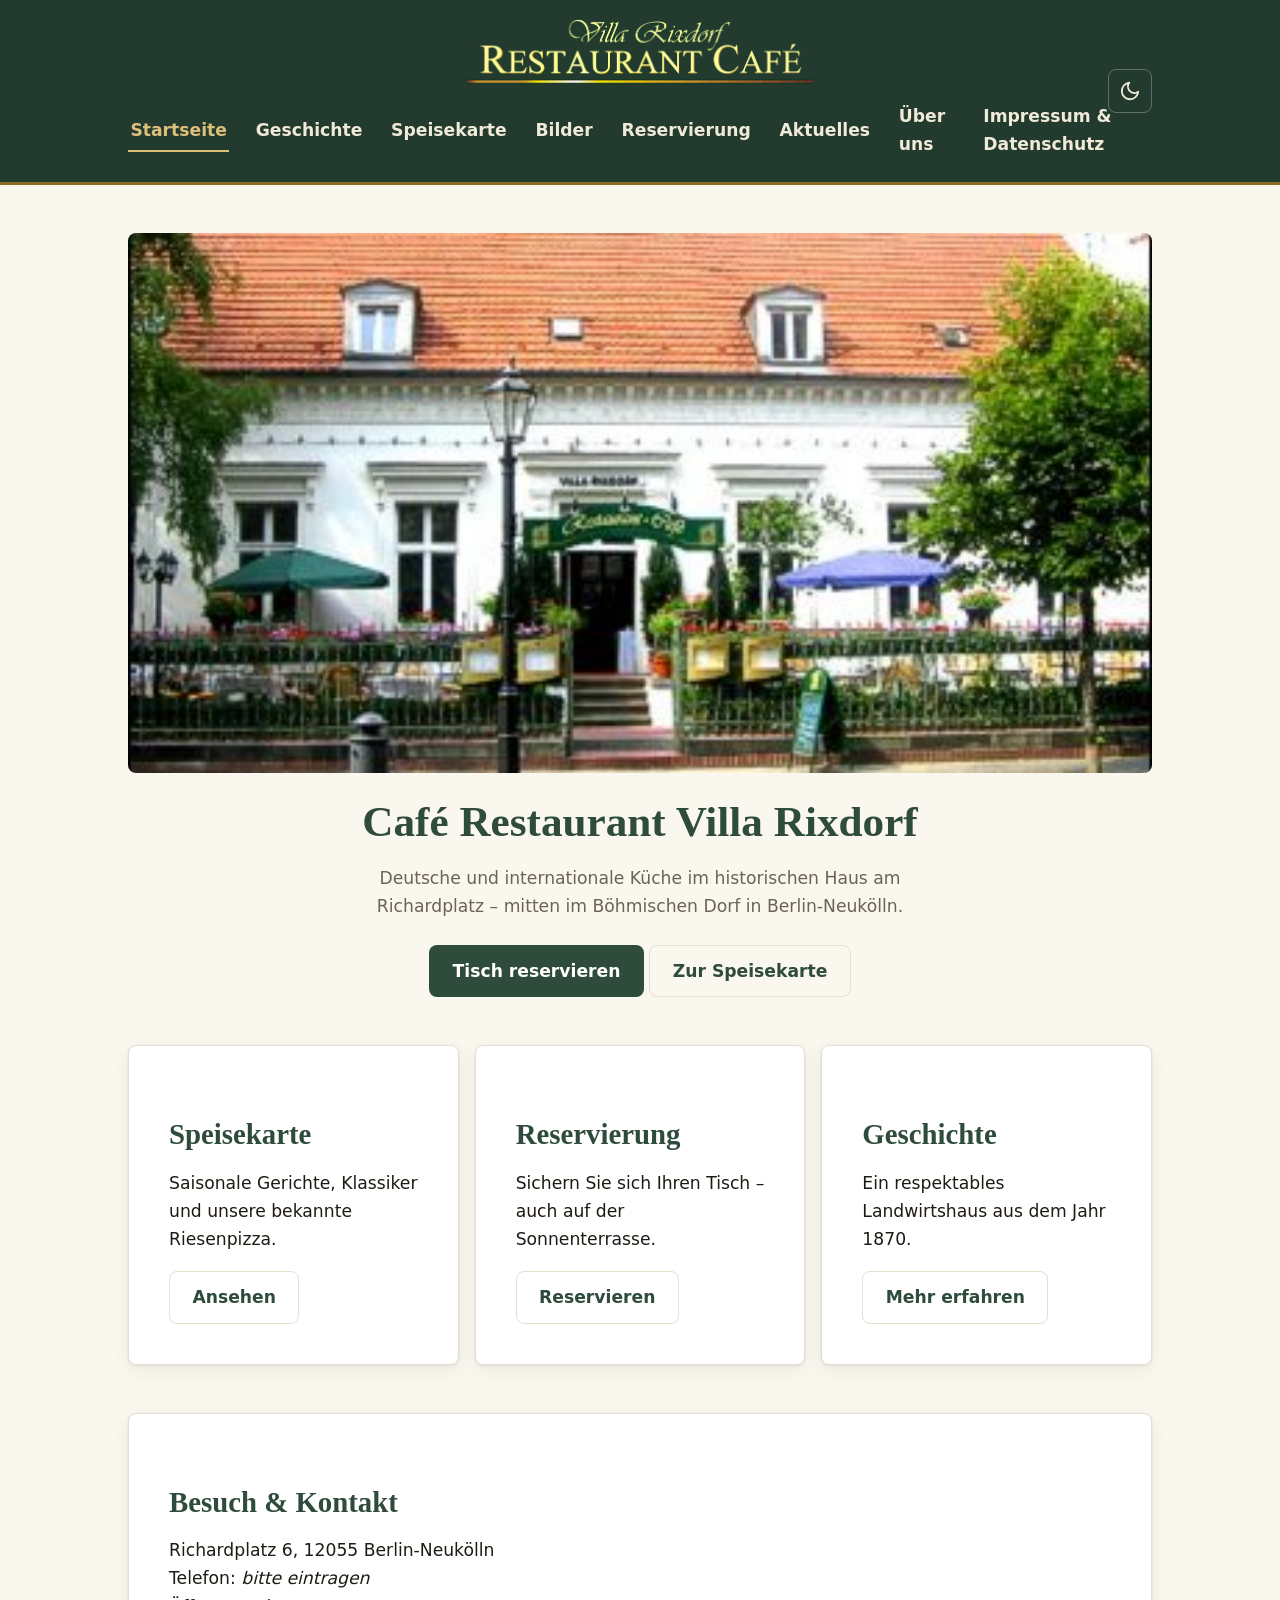
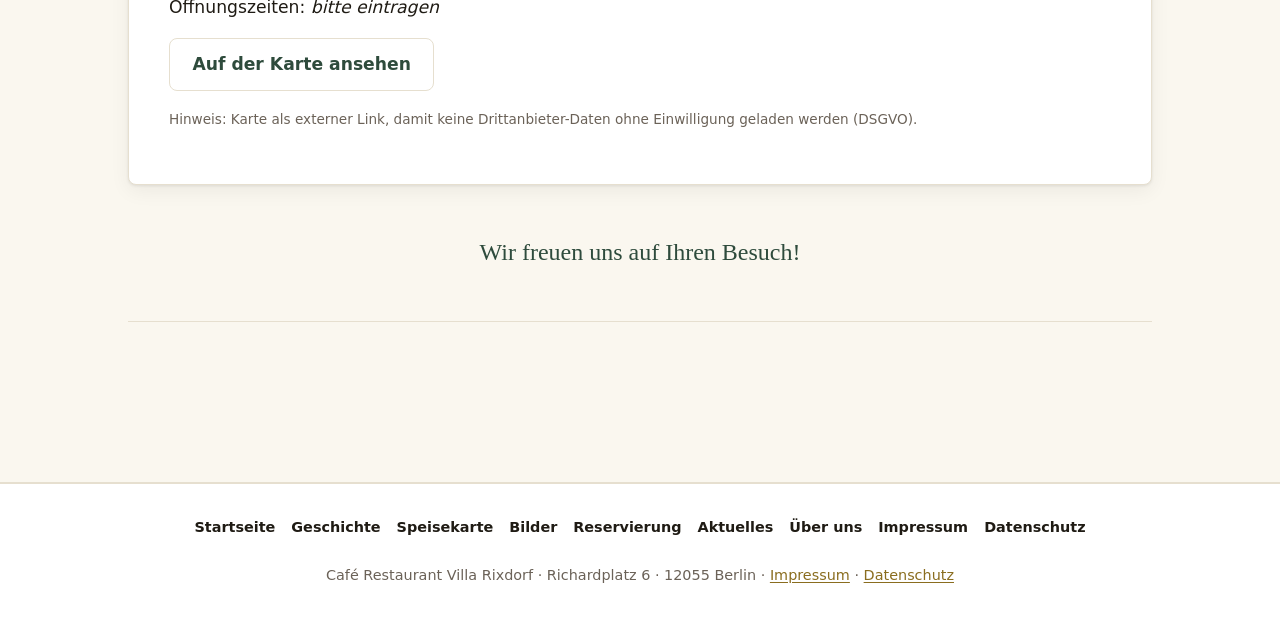
<file: index.html>
<!DOCTYPE html>
<html lang="de">
<head>
  <meta charset="utf-8">
  <meta name="viewport" content="width=device-width, initial-scale=1.0">
  <title>Café Restaurant Villa Rixdorf – Richardplatz 6, Berlin-Neukölln</title>
  <meta name="description" content="Café Restaurant Villa Rixdorf am Richardplatz im Böhmischen Dorf in Berlin-Neukölln. Deutsche und internationale Küche, Sonnenterrasse, Veranstaltungen. Jetzt Tisch reservieren.">
  <meta name="author" content="Café Restaurant Villa Rixdorf">
  <meta name="robots" content="index,follow">
  <meta name="referrer" content="strict-origin-when-cross-origin">
  <link rel="canonical" href="https://www.villa-rixdorf.com/">

  <meta property="og:type" content="restaurant">
  <meta property="og:locale" content="de_DE">
  <meta property="og:site_name" content="Café Restaurant Villa Rixdorf">
  <meta property="og:title" content="Café Restaurant Villa Rixdorf – Richardplatz, Berlin">
  <meta property="og:description" content="Deutsche und internationale Küche im historischen Haus am Richardplatz. Jetzt Tisch reservieren.">
  <meta property="og:url" content="https://www.villa-rixdorf.com/">
  <meta property="og:image" content="https://www.villa-rixdorf.com/villa2007.jpg">

  <meta http-equiv="Content-Security-Policy"
        content="default-src 'self'; img-src 'self' data:; style-src 'self' 'unsafe-inline'; script-src 'self'; object-src 'none'; base-uri 'self'; form-action 'self'">
  <link rel="icon" href="logo.gif">
  <link rel="stylesheet" href="styles.css?v=2026-06-18">
  <script src="theme.js?v=2026-06-18"></script>
</head>
<body>
  <a class="skip-link" href="#main">Zum Inhalt springen</a>

  <header class="site-header">
    <div class="container site-header__inner">
      <a class="logo" href="index.html" aria-label="Startseite – Café Restaurant Villa Rixdorf">
        <img src="logo.gif" width="220" height="72" alt="Café Restaurant Villa Rixdorf">
      </a>
      <div class="site-header__controls">
        <button class="icon-btn theme-toggle" type="button" aria-pressed="false" aria-label="Zu dunklem Design wechseln">
          <svg class="icon icon-moon" viewBox="0 0 24 24" aria-hidden="true"><path d="M21 12.8A9 9 0 1 1 11.2 3 7 7 0 0 0 21 12.8z" stroke-linecap="round" stroke-linejoin="round"/></svg>
          <svg class="icon icon-sun" viewBox="0 0 24 24" aria-hidden="true"><circle cx="12" cy="12" r="4"/><path d="M12 2v2M12 20v2M2 12h2M20 12h2M5 5l1.5 1.5M17.5 17.5L19 19M19 5l-1.5 1.5M6.5 17.5L5 19" stroke-linecap="round"/></svg>
        </button>
        <button class="icon-btn nav-toggle" type="button" aria-expanded="false" aria-controls="primary-nav" aria-label="Menü öffnen">
          <span class="nav-toggle__bars"><span></span></span>
        </button>
      </div>
      <nav id="primary-nav" class="main-nav" aria-label="Hauptnavigation">
        <ul>
          <li><a href="index.html" aria-current="page">Startseite</a></li>
          <li><a href="geschichte.html">Geschichte</a></li>
          <li><a href="karte.html">Speisekarte</a></li>
          <li><a href="galerie.html">Bilder</a></li>
          <li><a href="reservierung.html">Reservierung</a></li>
          <li><a href="aktuelles.html">Aktuelles</a></li>
          <li><a href="profil.html">Über uns</a></li>
          <li><a href="impressum.html">Impressum &amp; Datenschutz</a></li>
        </ul>
      </nav>
    </div>
  </header>

  <main id="main" class="container">
    <section class="hero">
      <img src="villa2007.jpg" alt="Café Restaurant Villa Rixdorf am Richardplatz" fetchpriority="high">
      <div class="hero__title">
        <h1>Café Restaurant Villa Rixdorf</h1>
        <p>Deutsche und internationale Küche im historischen Haus am Richardplatz – mitten im Böhmischen Dorf in Berlin-Neukölln.</p>
        <p style="margin-top:var(--space-4)">
          <a class="btn btn--primary" href="reservierung.html">Tisch reservieren</a>
          <a class="btn btn--ghost" href="karte.html">Zur Speisekarte</a>
        </p>
      </div>
    </section>

    <section class="section" aria-label="Bereiche">
      <div class="grid">
        <article class="card">
          <h2>Speisekarte</h2>
          <p class="prose">Saisonale Gerichte, Klassiker und unsere bekannte Riesenpizza.</p>
          <a class="btn btn--ghost" href="karte.html">Ansehen</a>
        </article>
        <article class="card">
          <h2>Reservierung</h2>
          <p class="prose">Sichern Sie sich Ihren Tisch – auch auf der Sonnenterrasse.</p>
          <a class="btn btn--ghost" href="reservierung.html">Reservieren</a>
        </article>
        <article class="card">
          <h2>Geschichte</h2>
          <p class="prose">Ein respektables Landwirtshaus aus dem Jahr 1870.</p>
          <a class="btn btn--ghost" href="geschichte.html">Mehr erfahren</a>
        </article>
      </div>
    </section>

    <section class="section card" aria-label="Kontakt und Öffnungszeiten">
      <h2>Besuch &amp; Kontakt</h2>
      <p class="prose">
        Richardplatz 6, 12055 Berlin-Neukölln<br>
        <!-- TODO: Telefonnummer und E-Mail eintragen -->
        Telefon: <em>bitte eintragen</em><br>
        Öffnungszeiten: <em>bitte eintragen</em>
      </p>
      <p><a class="btn btn--ghost" href="https://www.openstreetmap.org/search?query=Richardplatz%206%2C%2012055%20Berlin" rel="noopener noreferrer external">Auf der Karte ansehen</a></p>
      <p class="field--hint">Hinweis: Karte als externer Link, damit keine Drittanbieter-Daten ohne Einwilligung geladen werden (DSGVO).</p>
    </section>

    <p class="invitation">Wir freuen uns auf Ihren Besuch!</p>
    <hr class="divider">
  </main>

  <footer class="site-footer">
    <div class="container">
      <nav class="footer-nav" aria-label="Fußnavigation">
        <ul>
          <li><a href="index.html" aria-current="page">Startseite</a></li>
          <li><a href="geschichte.html">Geschichte</a></li>
          <li><a href="karte.html">Speisekarte</a></li>
          <li><a href="galerie.html">Bilder</a></li>
          <li><a href="reservierung.html">Reservierung</a></li>
          <li><a href="aktuelles.html">Aktuelles</a></li>
          <li><a href="profil.html">Über uns</a></li>
          <li><a href="impressum.html">Impressum</a></li>
          <li><a href="datenschutz.html">Datenschutz</a></li>
        </ul>
      </nav>
      <p class="footer-meta">
        Café Restaurant Villa Rixdorf · Richardplatz 6 · 12055 Berlin ·
        <a href="impressum.html">Impressum</a> · <a href="datenschutz.html">Datenschutz</a>
      </p>
    </div>
  </footer>

  <script type="application/ld+json">
  {
    "@context": "https://schema.org",
    "@type": "Restaurant",
    "name": "Café Restaurant Villa Rixdorf",
    "image": "https://www.villa-rixdorf.com/villa2007.jpg",
    "url": "https://www.villa-rixdorf.com/",
    "servesCuisine": ["Deutsche Küche", "Internationale Küche"],
    "address": {
      "@type": "PostalAddress",
      "streetAddress": "Richardplatz 6",
      "postalCode": "12055",
      "addressLocality": "Berlin",
      "addressCountry": "DE"
    },
    "telephone": "TODO-Telefonnummer",
    "openingHours": "TODO z. B. Mo-So 11:00-23:00",
    "priceRange": "€€"
  }
  </script>
</body>
</html>
</file>
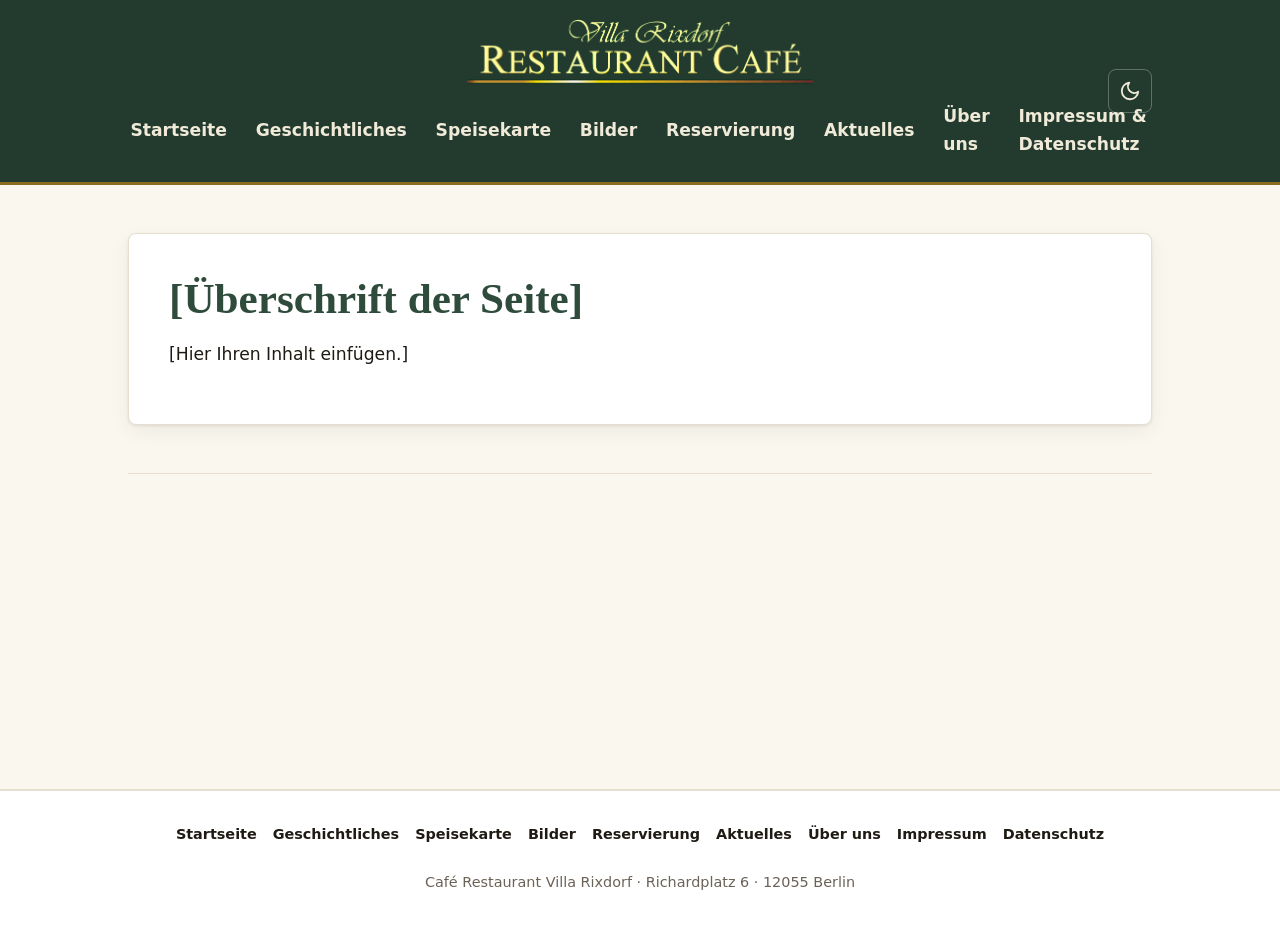
<file: _template.html>
<!DOCTYPE html>
<!-- =============================================================================
     COPY-ME TEMPLATE for the remaining pages:
       karte.html (Speisekarte) · galerie.html (Bilder) ·
       aktuelles.html (Aktuelles) · profil.html (Über uns)
     1) Copy this file and rename it.
     2) Change <title>, the meta description, the <h1>, and the main content.
     3) Set aria-current="page" on the matching nav + footer link.
     For an image gallery use:  <div class="grid"> … <img loading="lazy" alt="…"> … </div>
     ============================================================================ -->
<html lang="de">
<head>
  <meta charset="utf-8">
  <meta name="viewport" content="width=device-width, initial-scale=1.0">
  <title>[Seitentitel] – Café Restaurant Villa Rixdorf</title>
  <meta name="description" content="[Kurze Seitenbeschreibung für Google, 1–2 Sätze.]">
  <meta name="robots" content="index,follow">
  <meta name="referrer" content="strict-origin-when-cross-origin">
  <link rel="canonical" href="https://www.villa-rixdorf.com/[dateiname].html">
  <meta http-equiv="Content-Security-Policy"
        content="default-src 'self'; img-src 'self' data:; style-src 'self' 'unsafe-inline'; script-src 'self'; object-src 'none'; base-uri 'self'; form-action 'self'">
  <link rel="icon" href="logo.gif">
  <link rel="stylesheet" href="styles.css?v=2026-06-18">
  <script src="theme.js?v=2026-06-18"></script>
</head>
<body>
  <a class="skip-link" href="#main">Zum Inhalt springen</a>

  <header class="site-header">
    <div class="container site-header__inner">
      <a class="logo" href="index.html" aria-label="Startseite – Café Restaurant Villa Rixdorf">
        <img src="logo.gif" width="220" height="72" alt="Café Restaurant Villa Rixdorf">
      </a>
      <div class="site-header__controls">
        <button class="icon-btn theme-toggle" type="button" aria-pressed="false" aria-label="Zu dunklem Design wechseln">
          <svg class="icon icon-moon" viewBox="0 0 24 24" aria-hidden="true"><path d="M21 12.8A9 9 0 1 1 11.2 3 7 7 0 0 0 21 12.8z" stroke-linecap="round" stroke-linejoin="round"/></svg>
          <svg class="icon icon-sun" viewBox="0 0 24 24" aria-hidden="true"><circle cx="12" cy="12" r="4"/><path d="M12 2v2M12 20v2M2 12h2M20 12h2M5 5l1.5 1.5M17.5 17.5L19 19M19 5l-1.5 1.5M6.5 17.5L5 19" stroke-linecap="round"/></svg>
        </button>
        <button class="icon-btn nav-toggle" type="button" aria-expanded="false" aria-controls="primary-nav" aria-label="Menü öffnen">
          <span class="nav-toggle__bars"><span></span></span>
        </button>
      </div>
      <nav id="primary-nav" class="main-nav" aria-label="Hauptnavigation">
        <ul>
          <li><a href="index.html">Startseite</a></li>
          <li><a href="geschichte.html">Geschichtliches</a></li>
          <li><a href="karte.html">Speisekarte</a></li>
          <li><a href="galerie.html">Bilder</a></li>
          <li><a href="reservierung.html">Reservierung</a></li>
          <li><a href="aktuelles.html">Aktuelles</a></li>
          <li><a href="profil.html">Über uns</a></li>
          <li><a href="impressum.html">Impressum &amp; Datenschutz</a></li>
        </ul>
      </nav>
    </div>
  </header>

  <main id="main" class="container">
    <article class="card prose">
      <h1>[Überschrift der Seite]</h1>
      <p>[Hier Ihren Inhalt einfügen.]</p>
    </article>
    <hr class="divider">
  </main>

  <footer class="site-footer">
    <div class="container">
      <nav class="footer-nav" aria-label="Fußnavigation">
        <ul>
          <li><a href="index.html">Startseite</a></li>
          <li><a href="geschichte.html">Geschichtliches</a></li>
          <li><a href="karte.html">Speisekarte</a></li>
          <li><a href="galerie.html">Bilder</a></li>
          <li><a href="reservierung.html">Reservierung</a></li>
          <li><a href="aktuelles.html">Aktuelles</a></li>
          <li><a href="profil.html">Über uns</a></li>
          <li><a href="impressum.html">Impressum</a></li>
          <li><a href="datenschutz.html">Datenschutz</a></li>
        </ul>
      </nav>
      <p class="footer-meta">Café Restaurant Villa Rixdorf · Richardplatz 6 · 12055 Berlin</p>
    </div>
  </footer>
</body>
</html>
</file>
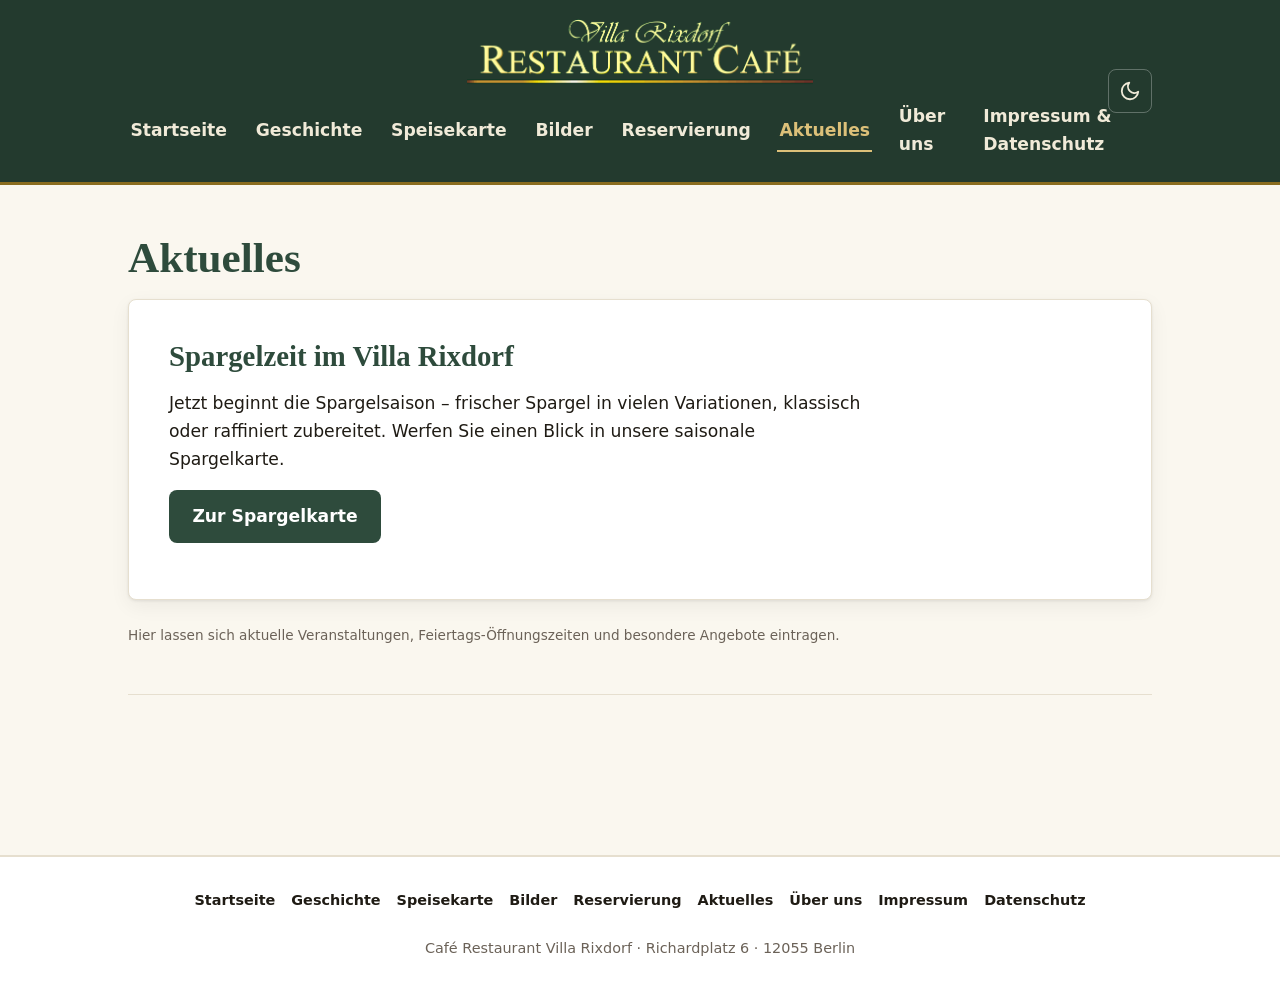
<file: aktuelles.html>
<!DOCTYPE html>
<html lang="de">
<head>
  <meta charset="utf-8">
  <meta name="viewport" content="width=device-width, initial-scale=1.0">
  <title>Aktuelles – Café Restaurant Villa Rixdorf</title>
  <meta name="description" content="Aktuelles aus dem Café Restaurant Villa Rixdorf – saisonale Angebote, Veranstaltungen und Spargelzeit.">
  <meta name="robots" content="index,follow">
  <meta name="referrer" content="strict-origin-when-cross-origin">
  <meta http-equiv="Content-Security-Policy"
        content="default-src 'self'; img-src 'self' data:; style-src 'self' 'unsafe-inline'; script-src 'self'; object-src 'none'; base-uri 'self'; form-action 'self'">
  <link rel="icon" href="logo.gif">
  <link rel="stylesheet" href="styles.css?v=2026-06-18">
  <script src="theme.js?v=2026-06-18"></script>
</head>
<body>
  <a class="skip-link" href="#main">Zum Inhalt springen</a>

  <header class="site-header">
    <div class="container site-header__inner">
      <a class="logo" href="index.html" aria-label="Startseite – Café Restaurant Villa Rixdorf">
        <img src="logo.gif" width="220" height="72" alt="Café Restaurant Villa Rixdorf">
      </a>
      <div class="site-header__controls">
        <button class="icon-btn theme-toggle" type="button" aria-pressed="false" aria-label="Zu dunklem Design wechseln">
          <svg class="icon icon-moon" viewBox="0 0 24 24" aria-hidden="true"><path d="M21 12.8A9 9 0 1 1 11.2 3 7 7 0 0 0 21 12.8z" stroke-linecap="round" stroke-linejoin="round"/></svg>
          <svg class="icon icon-sun" viewBox="0 0 24 24" aria-hidden="true"><circle cx="12" cy="12" r="4"/><path d="M12 2v2M12 20v2M2 12h2M20 12h2M5 5l1.5 1.5M17.5 17.5L19 19M19 5l-1.5 1.5M6.5 17.5L5 19" stroke-linecap="round"/></svg>
        </button>
        <button class="icon-btn nav-toggle" type="button" aria-expanded="false" aria-controls="primary-nav" aria-label="Menü öffnen">
          <span class="nav-toggle__bars"><span></span></span>
        </button>
      </div>
      <nav id="primary-nav" class="main-nav" aria-label="Hauptnavigation">
        <ul>
          <li><a href="index.html">Startseite</a></li>
          <li><a href="geschichte.html">Geschichte</a></li>
          <li><a href="karte.html">Speisekarte</a></li>
          <li><a href="galerie.html">Bilder</a></li>
          <li><a href="reservierung.html">Reservierung</a></li>
          <li><a href="aktuelles.html" aria-current="page">Aktuelles</a></li>
          <li><a href="profil.html">Über uns</a></li>
          <li><a href="impressum.html">Impressum &amp; Datenschutz</a></li>
        </ul>
      </nav>
    </div>
  </header>

  <main id="main" class="container">
    <h1>Aktuelles</h1>

    <article class="card prose">
      <h2 style="margin-top:0">Spargelzeit im Villa Rixdorf</h2>
      <p>Jetzt beginnt die Spargelsaison – frischer Spargel in vielen Variationen, klassisch oder raffiniert zubereitet. Werfen Sie einen Blick in unsere saisonale Spargelkarte.</p>
      <p><a class="btn btn--primary" href="spargel2026.pdf" target="_blank" rel="noopener">Zur Spargelkarte</a></p>
    </article>

    <p class="field--hint" style="margin-top:var(--space-4)">Hier lassen sich aktuelle Veranstaltungen, Feiertags-Öffnungszeiten und besondere Angebote eintragen.</p>
    <hr class="divider">
  </main>

  <footer class="site-footer">
    <div class="container">
      <nav class="footer-nav" aria-label="Fußnavigation">
        <ul>
          <li><a href="index.html">Startseite</a></li>
          <li><a href="geschichte.html">Geschichte</a></li>
          <li><a href="karte.html">Speisekarte</a></li>
          <li><a href="galerie.html">Bilder</a></li>
          <li><a href="reservierung.html">Reservierung</a></li>
          <li><a href="aktuelles.html" aria-current="page">Aktuelles</a></li>
          <li><a href="profil.html">Über uns</a></li>
          <li><a href="impressum.html">Impressum</a></li>
          <li><a href="datenschutz.html">Datenschutz</a></li>
        </ul>
      </nav>
      <p class="footer-meta">Café Restaurant Villa Rixdorf · Richardplatz 6 · 12055 Berlin</p>
    </div>
  </footer>
</body>
</html>
</file>
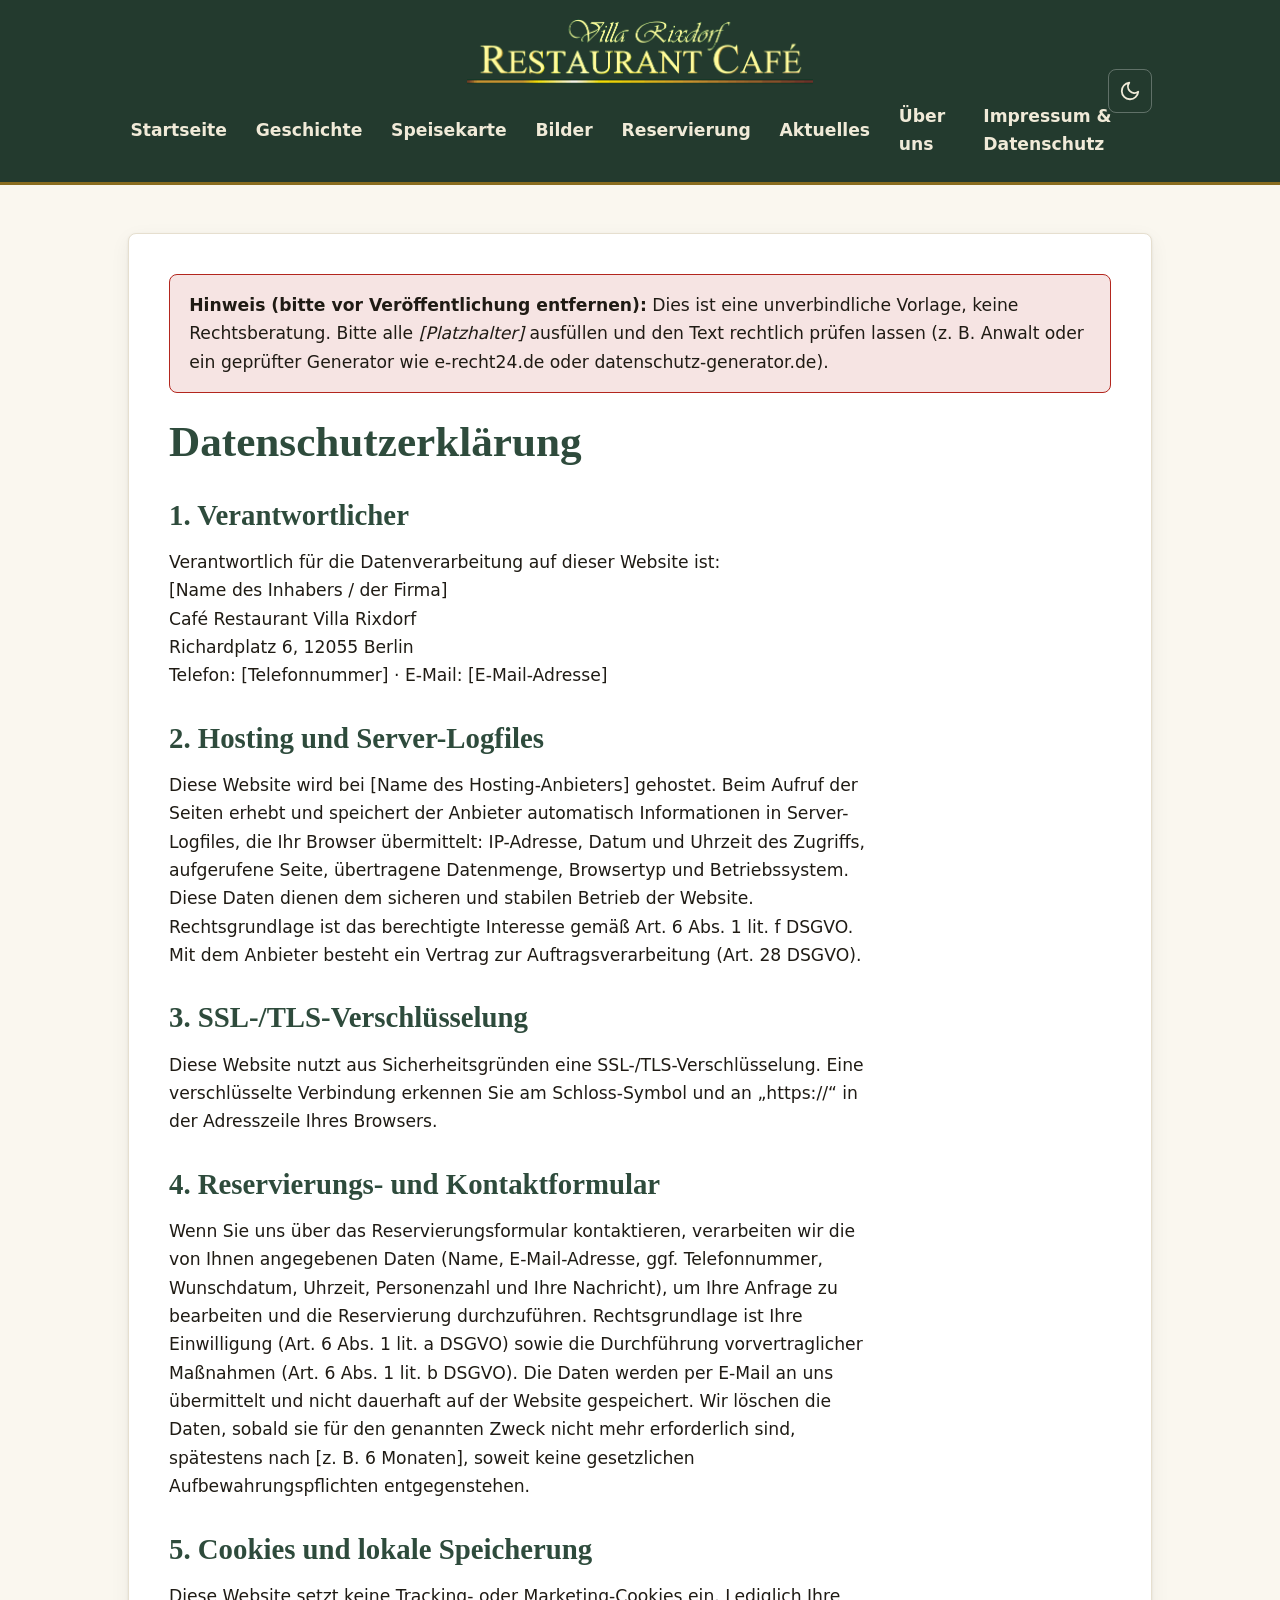
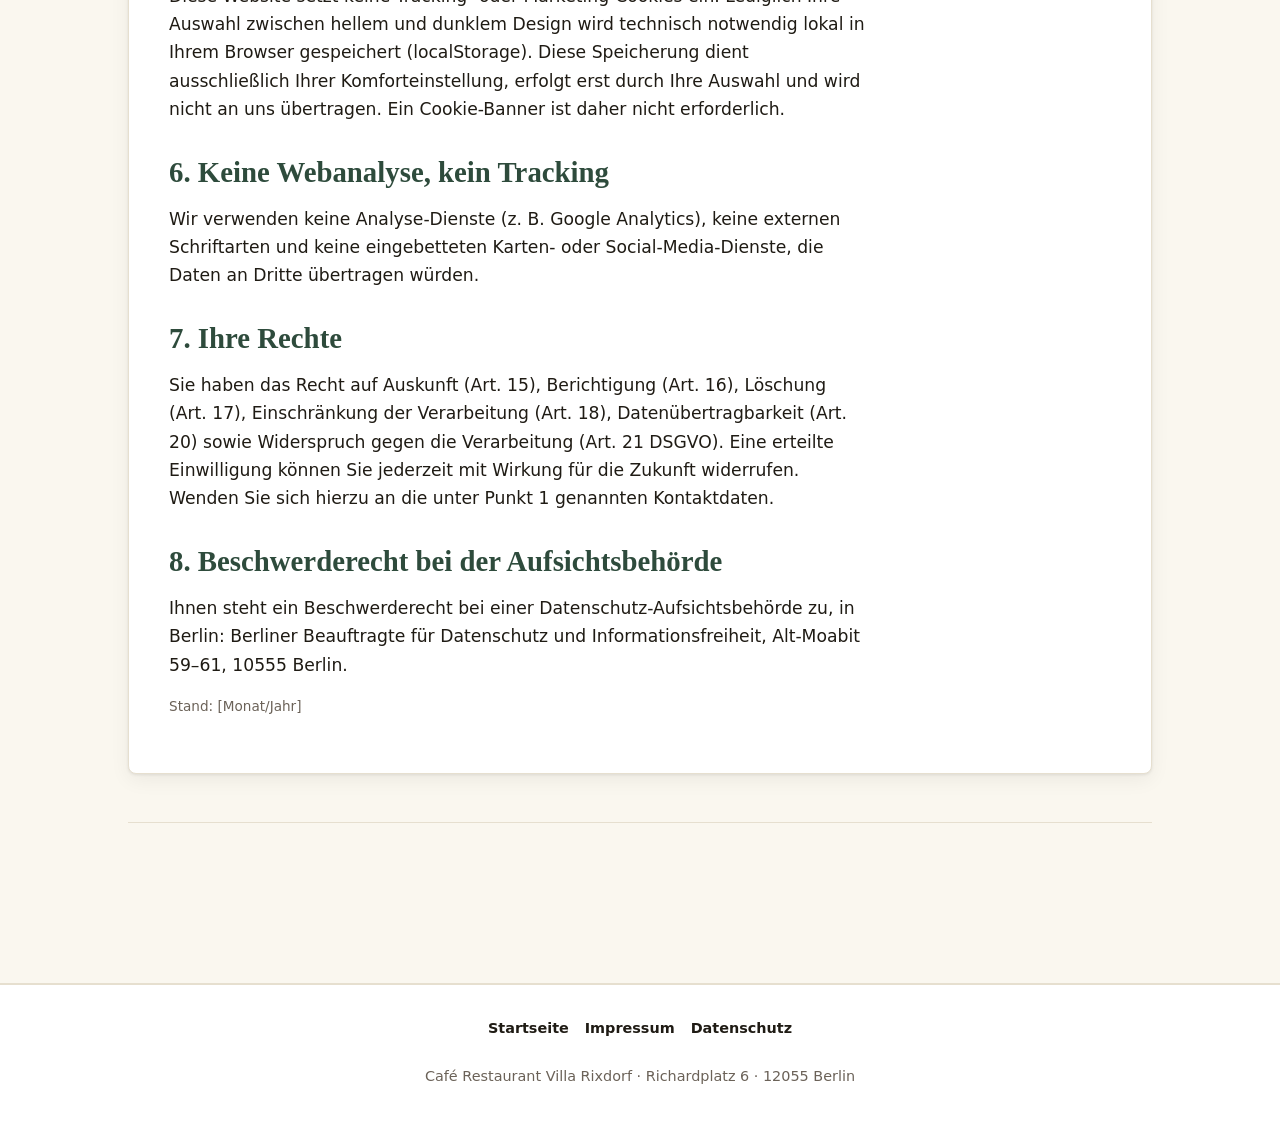
<file: datenschutz.html>
<!DOCTYPE html>
<html lang="de">
<head>
  <meta charset="utf-8">
  <meta name="viewport" content="width=device-width, initial-scale=1.0">
  <title>Datenschutzerklärung – Café Restaurant Villa Rixdorf</title>
  <meta name="description" content="Datenschutzerklärung des Café Restaurant Villa Rixdorf gemäß DSGVO.">
  <meta name="robots" content="noindex,follow">
  <meta name="referrer" content="strict-origin-when-cross-origin">
  <link rel="canonical" href="https://www.villa-rixdorf.com/datenschutz.html">
  <meta http-equiv="Content-Security-Policy"
        content="default-src 'self'; img-src 'self' data:; style-src 'self' 'unsafe-inline'; script-src 'self'; object-src 'none'; base-uri 'self'; form-action 'self'">
  <link rel="icon" href="logo.gif">
  <link rel="stylesheet" href="styles.css?v=2026-06-18">
  <script src="theme.js?v=2026-06-18"></script>
</head>
<body>
  <a class="skip-link" href="#main">Zum Inhalt springen</a>

  <header class="site-header">
    <div class="container site-header__inner">
      <a class="logo" href="index.html" aria-label="Startseite – Café Restaurant Villa Rixdorf">
        <img src="logo.gif" width="220" height="72" alt="Café Restaurant Villa Rixdorf">
      </a>
      <div class="site-header__controls">
        <button class="icon-btn theme-toggle" type="button" aria-pressed="false" aria-label="Zu dunklem Design wechseln">
          <svg class="icon icon-moon" viewBox="0 0 24 24" aria-hidden="true"><path d="M21 12.8A9 9 0 1 1 11.2 3 7 7 0 0 0 21 12.8z" stroke-linecap="round" stroke-linejoin="round"/></svg>
          <svg class="icon icon-sun" viewBox="0 0 24 24" aria-hidden="true"><circle cx="12" cy="12" r="4"/><path d="M12 2v2M12 20v2M2 12h2M20 12h2M5 5l1.5 1.5M17.5 17.5L19 19M19 5l-1.5 1.5M6.5 17.5L5 19" stroke-linecap="round"/></svg>
        </button>
        <button class="icon-btn nav-toggle" type="button" aria-expanded="false" aria-controls="primary-nav" aria-label="Menü öffnen">
          <span class="nav-toggle__bars"><span></span></span>
        </button>
      </div>
      <nav id="primary-nav" class="main-nav" aria-label="Hauptnavigation">
        <ul>
          <li><a href="index.html">Startseite</a></li>
          <li><a href="geschichte.html">Geschichte</a></li>
          <li><a href="karte.html">Speisekarte</a></li>
          <li><a href="galerie.html">Bilder</a></li>
          <li><a href="reservierung.html">Reservierung</a></li>
          <li><a href="aktuelles.html">Aktuelles</a></li>
          <li><a href="profil.html">Über uns</a></li>
          <li><a href="impressum.html">Impressum &amp; Datenschutz</a></li>
        </ul>
      </nav>
    </div>
  </header>

  <main id="main" class="container">
    <article class="card prose">
      <div class="notice notice--err" role="note">
        <strong>Hinweis (bitte vor Veröffentlichung entfernen):</strong> Dies ist eine
        unverbindliche Vorlage, keine Rechtsberatung. Bitte alle <em>[Platzhalter]</em>
        ausfüllen und den Text rechtlich prüfen lassen (z. B. Anwalt oder ein geprüfter
        Generator wie e-recht24.de oder datenschutz-generator.de).
      </div>

      <h1>Datenschutzerklärung</h1>

      <h2>1. Verantwortlicher</h2>
      <p>
        Verantwortlich für die Datenverarbeitung auf dieser Website ist:<br>
        [Name des Inhabers / der Firma]<br>
        Café Restaurant Villa Rixdorf<br>
        Richardplatz 6, 12055 Berlin<br>
        Telefon: [Telefonnummer] · E-Mail: [E-Mail-Adresse]
      </p>

      <h2>2. Hosting und Server-Logfiles</h2>
      <p>
        Diese Website wird bei [Name des Hosting-Anbieters] gehostet. Beim Aufruf der
        Seiten erhebt und speichert der Anbieter automatisch Informationen in
        Server-Logfiles, die Ihr Browser übermittelt: IP-Adresse, Datum und Uhrzeit
        des Zugriffs, aufgerufene Seite, übertragene Datenmenge, Browsertyp und
        Betriebssystem. Diese Daten dienen dem sicheren und stabilen Betrieb der
        Website. Rechtsgrundlage ist das berechtigte Interesse gemäß
        Art. 6 Abs. 1 lit. f DSGVO. Mit dem Anbieter besteht ein Vertrag zur
        Auftragsverarbeitung (Art. 28 DSGVO).
      </p>

      <h2>3. SSL-/TLS-Verschlüsselung</h2>
      <p>
        Diese Website nutzt aus Sicherheitsgründen eine SSL-/TLS-Verschlüsselung.
        Eine verschlüsselte Verbindung erkennen Sie am Schloss-Symbol und an
        „https://“ in der Adresszeile Ihres Browsers.
      </p>

      <h2>4. Reservierungs- und Kontaktformular</h2>
      <p>
        Wenn Sie uns über das Reservierungsformular kontaktieren, verarbeiten wir die
        von Ihnen angegebenen Daten (Name, E-Mail-Adresse, ggf. Telefonnummer,
        Wunschdatum, Uhrzeit, Personenzahl und Ihre Nachricht), um Ihre Anfrage zu
        bearbeiten und die Reservierung durchzuführen. Rechtsgrundlage ist Ihre
        Einwilligung (Art. 6 Abs. 1 lit. a DSGVO) sowie die Durchführung
        vorvertraglicher Maßnahmen (Art. 6 Abs. 1 lit. b DSGVO). Die Daten werden per
        E-Mail an uns übermittelt und nicht dauerhaft auf der Website gespeichert.
        Wir löschen die Daten, sobald sie für den genannten Zweck nicht mehr
        erforderlich sind, spätestens nach [z. B. 6 Monaten], soweit keine
        gesetzlichen Aufbewahrungspflichten entgegenstehen.
      </p>

      <h2>5. Cookies und lokale Speicherung</h2>
      <p>
        Diese Website setzt keine Tracking- oder Marketing-Cookies ein. Lediglich Ihre
        Auswahl zwischen hellem und dunklem Design wird technisch notwendig lokal in
        Ihrem Browser gespeichert (localStorage). Diese Speicherung dient ausschließlich
        Ihrer Komforteinstellung, erfolgt erst durch Ihre Auswahl und wird nicht an uns
        übertragen. Ein Cookie-Banner ist daher nicht erforderlich.
      </p>

      <h2>6. Keine Webanalyse, kein Tracking</h2>
      <p>
        Wir verwenden keine Analyse-Dienste (z. B. Google Analytics), keine externen
        Schriftarten und keine eingebetteten Karten- oder Social-Media-Dienste, die
        Daten an Dritte übertragen würden.
      </p>

      <h2>7. Ihre Rechte</h2>
      <p>
        Sie haben das Recht auf Auskunft (Art. 15), Berichtigung (Art. 16), Löschung
        (Art. 17), Einschränkung der Verarbeitung (Art. 18), Datenübertragbarkeit
        (Art. 20) sowie Widerspruch gegen die Verarbeitung (Art. 21 DSGVO). Eine
        erteilte Einwilligung können Sie jederzeit mit Wirkung für die Zukunft
        widerrufen. Wenden Sie sich hierzu an die unter Punkt 1 genannten Kontaktdaten.
      </p>

      <h2>8. Beschwerderecht bei der Aufsichtsbehörde</h2>
      <p>
        Ihnen steht ein Beschwerderecht bei einer Datenschutz-Aufsichtsbehörde zu, in
        Berlin: Berliner Beauftragte für Datenschutz und Informationsfreiheit,
        Alt-Moabit 59–61, 10555 Berlin.
      </p>

      <p class="field--hint">Stand: [Monat/Jahr]</p>
    </article>
    <hr class="divider">
  </main>

  <footer class="site-footer">
    <div class="container">
      <nav class="footer-nav" aria-label="Fußnavigation">
        <ul>
          <li><a href="index.html">Startseite</a></li>
          <li><a href="impressum.html">Impressum</a></li>
          <li><a href="datenschutz.html" aria-current="page">Datenschutz</a></li>
        </ul>
      </nav>
      <p class="footer-meta">Café Restaurant Villa Rixdorf · Richardplatz 6 · 12055 Berlin</p>
    </div>
  </footer>
</body>
</html>
</file>
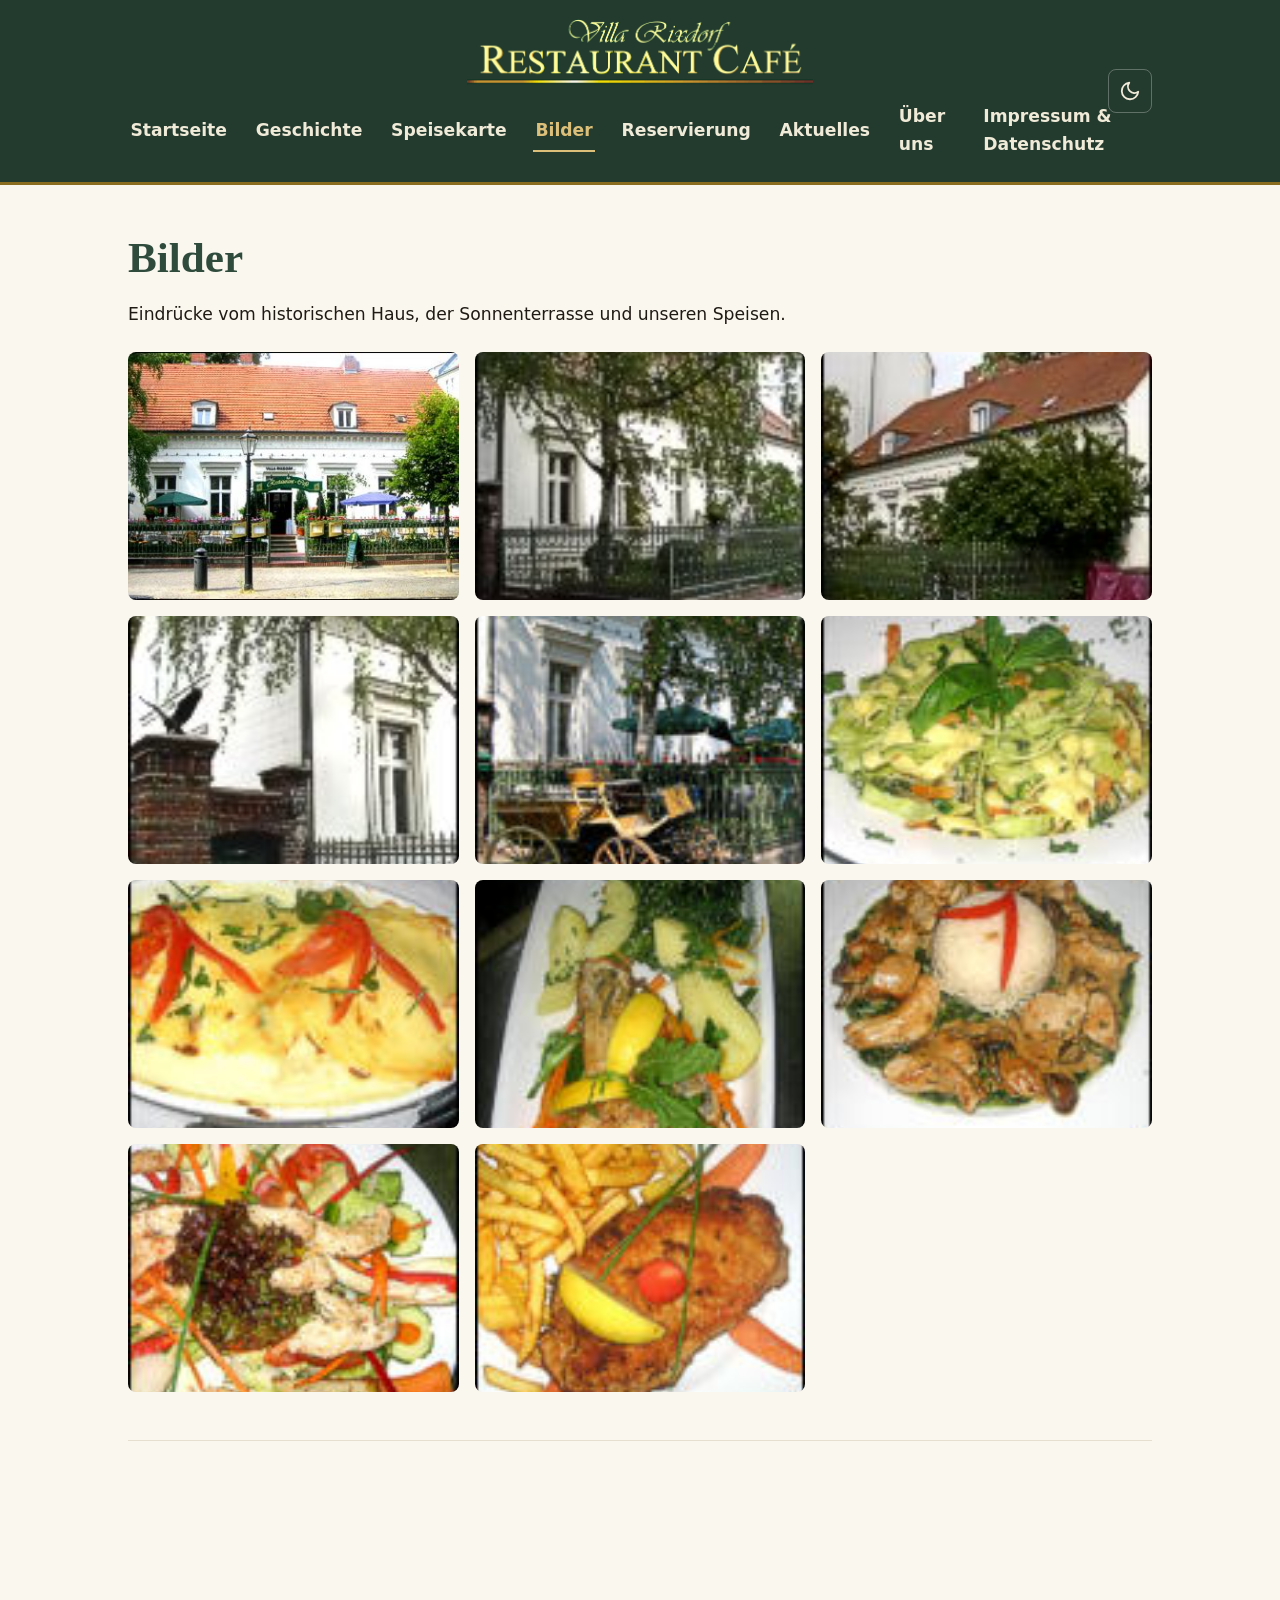
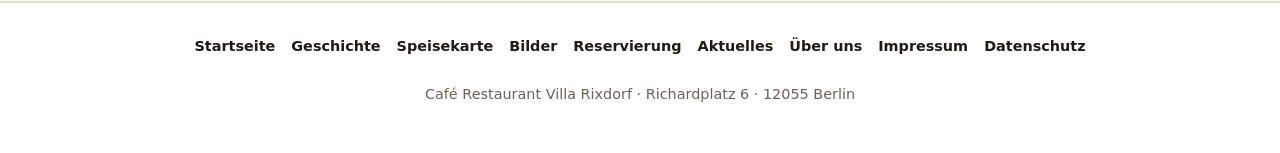
<file: galerie.html>
<!DOCTYPE html>
<html lang="de">
<head>
  <meta charset="utf-8">
  <meta name="viewport" content="width=device-width, initial-scale=1.0">
  <title>Bilder – Café Restaurant Villa Rixdorf</title>
  <meta name="description" content="Bildergalerie des Café Restaurant Villa Rixdorf am Richardplatz in Berlin-Neukölln – Haus, Sonnenterrasse und Speisen.">
  <meta name="robots" content="index,follow">
  <meta name="referrer" content="strict-origin-when-cross-origin">
  <meta http-equiv="Content-Security-Policy"
        content="default-src 'self'; img-src 'self' data:; style-src 'self' 'unsafe-inline'; script-src 'self'; object-src 'none'; base-uri 'self'; form-action 'self'">
  <link rel="icon" href="logo.gif">
  <link rel="stylesheet" href="styles.css?v=2026-06-18">
  <script src="theme.js?v=2026-06-18"></script>
</head>
<body>
  <a class="skip-link" href="#main">Zum Inhalt springen</a>

  <header class="site-header">
    <div class="container site-header__inner">
      <a class="logo" href="index.html" aria-label="Startseite – Café Restaurant Villa Rixdorf">
        <img src="logo.gif" width="220" height="72" alt="Café Restaurant Villa Rixdorf">
      </a>
      <div class="site-header__controls">
        <button class="icon-btn theme-toggle" type="button" aria-pressed="false" aria-label="Zu dunklem Design wechseln">
          <svg class="icon icon-moon" viewBox="0 0 24 24" aria-hidden="true"><path d="M21 12.8A9 9 0 1 1 11.2 3 7 7 0 0 0 21 12.8z" stroke-linecap="round" stroke-linejoin="round"/></svg>
          <svg class="icon icon-sun" viewBox="0 0 24 24" aria-hidden="true"><circle cx="12" cy="12" r="4"/><path d="M12 2v2M12 20v2M2 12h2M20 12h2M5 5l1.5 1.5M17.5 17.5L19 19M19 5l-1.5 1.5M6.5 17.5L5 19" stroke-linecap="round"/></svg>
        </button>
        <button class="icon-btn nav-toggle" type="button" aria-expanded="false" aria-controls="primary-nav" aria-label="Menü öffnen">
          <span class="nav-toggle__bars"><span></span></span>
        </button>
      </div>
      <nav id="primary-nav" class="main-nav" aria-label="Hauptnavigation">
        <ul>
          <li><a href="index.html">Startseite</a></li>
          <li><a href="geschichte.html">Geschichte</a></li>
          <li><a href="karte.html">Speisekarte</a></li>
          <li><a href="galerie.html" aria-current="page">Bilder</a></li>
          <li><a href="reservierung.html">Reservierung</a></li>
          <li><a href="aktuelles.html">Aktuelles</a></li>
          <li><a href="profil.html">Über uns</a></li>
          <li><a href="impressum.html">Impressum &amp; Datenschutz</a></li>
        </ul>
      </nav>
    </div>
  </header>

  <main id="main" class="container">
    <h1>Bilder</h1>
    <p class="prose">Eindrücke vom historischen Haus, der Sonnenterrasse und unseren Speisen.</p>

    <div class="grid" style="margin-top:var(--space-4)">
      <img src="villa2007.jpg" loading="lazy" alt="Villa Rixdorf – Außenansicht am Richardplatz">
      <img src="villa02.jpg" loading="lazy" alt="Villa Rixdorf – Fassade mit Vorgarten">
      <img src="villa05.jpg" loading="lazy" alt="Villa Rixdorf – Eingang">
      <img src="villa08.jpg" loading="lazy" alt="Villa Rixdorf – Innenraum">
      <img src="villa14.jpg" loading="lazy" alt="Villa Rixdorf – Gartenterrasse">
      <img src="essen01.jpg" loading="lazy" alt="Gericht aus der Küche">
      <img src="essen02.jpg" loading="lazy" alt="Frisch zubereitetes Gericht">
      <img src="essen03.jpg" loading="lazy" alt="Spezialität des Hauses">
      <img src="essen04.jpg" loading="lazy" alt="Saisonales Gericht">
      <img src="essen11.jpg" loading="lazy" alt="Teller im Villa Rixdorf">
      <img src="essen12.jpg" loading="lazy" alt="Hausgemachte Speise">
    </div>
    <hr class="divider">
  </main>

  <footer class="site-footer">
    <div class="container">
      <nav class="footer-nav" aria-label="Fußnavigation">
        <ul>
          <li><a href="index.html">Startseite</a></li>
          <li><a href="geschichte.html">Geschichte</a></li>
          <li><a href="karte.html">Speisekarte</a></li>
          <li><a href="galerie.html" aria-current="page">Bilder</a></li>
          <li><a href="reservierung.html">Reservierung</a></li>
          <li><a href="aktuelles.html">Aktuelles</a></li>
          <li><a href="profil.html">Über uns</a></li>
          <li><a href="impressum.html">Impressum</a></li>
          <li><a href="datenschutz.html">Datenschutz</a></li>
        </ul>
      </nav>
      <p class="footer-meta">Café Restaurant Villa Rixdorf · Richardplatz 6 · 12055 Berlin</p>
    </div>
  </footer>
</body>
</html>
</file>
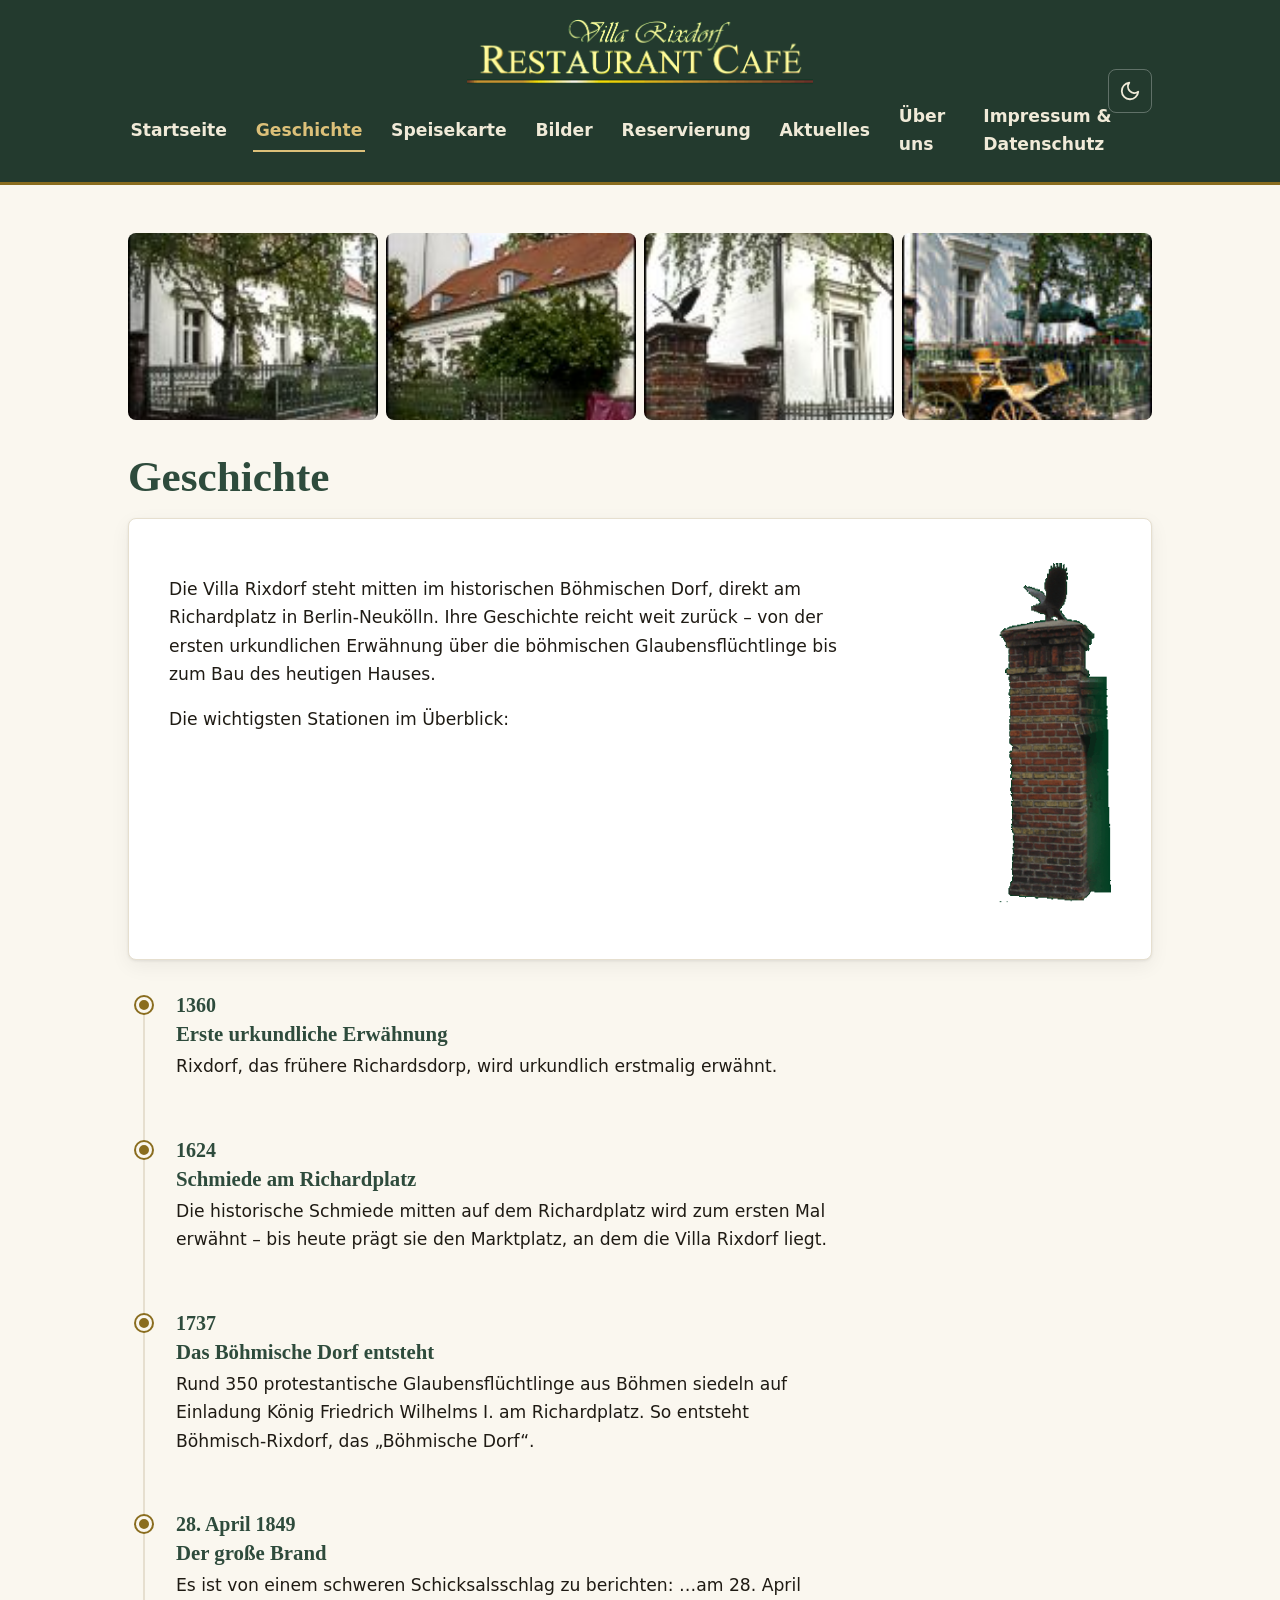
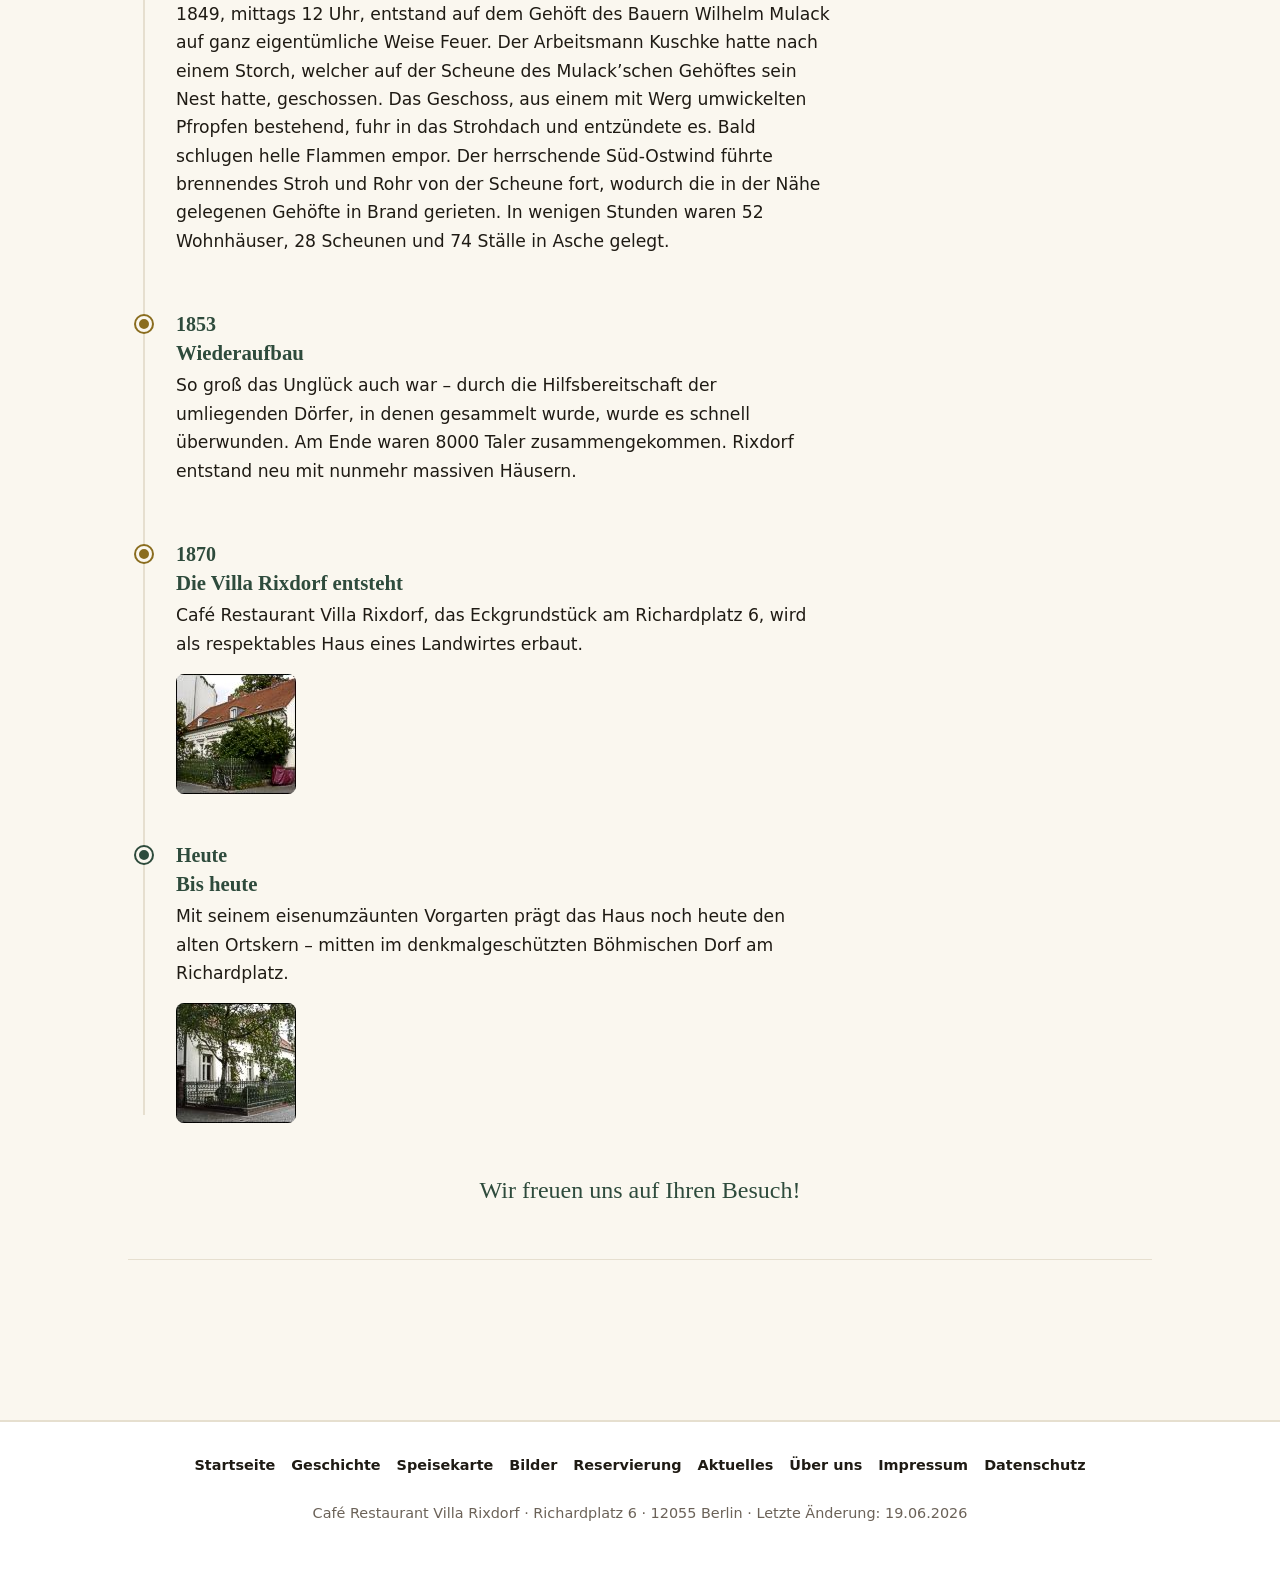
<file: geschichte.html>
<!DOCTYPE html>
<html lang="de">
<head>
  <meta charset="utf-8">
  <meta name="viewport" content="width=device-width, initial-scale=1.0">
  <title>Geschichte – Café Restaurant Villa Rixdorf</title>
  <meta name="description" content="Die Geschichte der Villa Rixdorf am Richardplatz 6 in Berlin-Neukölln – ein respektables Landwirtshaus aus dem Jahr 1870 im alten Ortskern des Böhmischen Dorfes.">
  <meta name="author" content="Café Restaurant Villa Rixdorf">
  <meta name="robots" content="index,follow">
  <meta name="referrer" content="strict-origin-when-cross-origin">
  <link rel="canonical" href="https://www.villa-rixdorf.com/geschichte.html">

  <meta property="og:type" content="article">
  <meta property="og:locale" content="de_DE">
  <meta property="og:site_name" content="Café Restaurant Villa Rixdorf">
  <meta property="og:title" content="Geschichte – Café Restaurant Villa Rixdorf">
  <meta property="og:description" content="Ein respektables Landwirtshaus aus dem Jahr 1870 am Richardplatz in Berlin-Neukölln.">
  <meta property="og:url" content="https://www.villa-rixdorf.com/geschichte.html">
  <meta property="og:image" content="https://www.villa-rixdorf.com/villa2007.jpg">

  <meta http-equiv="Content-Security-Policy"
        content="default-src 'self'; img-src 'self' data:; style-src 'self' 'unsafe-inline'; script-src 'self'; object-src 'none'; base-uri 'self'; form-action 'self'">
  <link rel="icon" href="logo.gif">
  <link rel="stylesheet" href="styles.css?v=2026-06-18">
  <script src="theme.js?v=2026-06-18"></script>
</head>
<body>
  <a class="skip-link" href="#main">Zum Inhalt springen</a>

  <header class="site-header">
    <div class="container site-header__inner">
      <a class="logo" href="index.html" aria-label="Startseite – Café Restaurant Villa Rixdorf">
        <img src="logo.gif" width="220" height="72" alt="Café Restaurant Villa Rixdorf">
      </a>
      <div class="site-header__controls">
        <button class="icon-btn theme-toggle" type="button" aria-pressed="false" aria-label="Zu dunklem Design wechseln">
          <svg class="icon icon-moon" viewBox="0 0 24 24" aria-hidden="true"><path d="M21 12.8A9 9 0 1 1 11.2 3 7 7 0 0 0 21 12.8z" stroke-linecap="round" stroke-linejoin="round"/></svg>
          <svg class="icon icon-sun" viewBox="0 0 24 24" aria-hidden="true"><circle cx="12" cy="12" r="4"/><path d="M12 2v2M12 20v2M2 12h2M20 12h2M5 5l1.5 1.5M17.5 17.5L19 19M19 5l-1.5 1.5M6.5 17.5L5 19" stroke-linecap="round"/></svg>
        </button>
        <button class="icon-btn nav-toggle" type="button" aria-expanded="false" aria-controls="primary-nav" aria-label="Menü öffnen">
          <span class="nav-toggle__bars"><span></span></span>
        </button>
      </div>
      <nav id="primary-nav" class="main-nav" aria-label="Hauptnavigation">
        <ul>
          <li><a href="index.html">Startseite</a></li>
          <li><a href="geschichte.html" aria-current="page">Geschichte</a></li>
          <li><a href="karte.html">Speisekarte</a></li>
          <li><a href="galerie.html">Bilder</a></li>
          <li><a href="reservierung.html">Reservierung</a></li>
          <li><a href="aktuelles.html">Aktuelles</a></li>
          <li><a href="profil.html">Über uns</a></li>
          <li><a href="impressum.html">Impressum &amp; Datenschutz</a></li>
        </ul>
      </nav>
    </div>
  </header>

  <main id="main" class="container">
    <div class="grid grid--tight" style="margin-bottom:var(--space-5)">
      <img src="villa02.jpg" loading="lazy" alt="Villa Rixdorf – Außenansicht am Richardplatz">
      <img src="villa05.jpg" loading="lazy" alt="Villa Rixdorf – historische Fassade mit Vorgarten">
      <img src="villa08.jpg" loading="lazy" alt="Villa Rixdorf – Innenraum des Restaurants">
      <img src="villa14.jpg" loading="lazy" alt="Villa Rixdorf – Gartenterrasse">
    </div>

    <h1>Geschichte</h1>

    <article class="card prose">
      <img class="crest-pillar" src="adler.gif" loading="lazy" alt="Historischer Ziegelpfeiler des eisenumzäunten Vorgartens der Villa Rixdorf">
      <p>
        Die Villa Rixdorf steht mitten im historischen Böhmischen Dorf, direkt am
        Richardplatz in Berlin-Neukölln. Ihre Geschichte reicht weit zurück – von der
        ersten urkundlichen Erwähnung über die böhmischen Glaubensflüchtlinge bis zum
        Bau des heutigen Hauses.
      </p>
      <p>Die wichtigsten Stationen im Überblick:</p>
    </article>

    <ol class="timeline">
      <li>
        <span class="year">1360</span>
        <h3>Erste urkundliche Erwähnung</h3>
        <p>Rixdorf, das frühere Richardsdorp, wird urkundlich erstmalig erwähnt.</p>
      </li>
      <li>
        <span class="year">1624</span>
        <h3>Schmiede am Richardplatz</h3>
        <p>Die historische Schmiede mitten auf dem Richardplatz wird zum ersten Mal erwähnt – bis heute prägt sie den Marktplatz, an dem die Villa Rixdorf liegt.</p>
      </li>
      <li>
        <span class="year">1737</span>
        <h3>Das Böhmische Dorf entsteht</h3>
        <p>Rund 350 protestantische Glaubensflüchtlinge aus Böhmen siedeln auf Einladung König Friedrich Wilhelms I. am Richardplatz. So entsteht Böhmisch-Rixdorf, das „Böhmische Dorf“.</p>
      </li>
      <li>
        <span class="year">28. April 1849</span>
        <h3>Der große Brand</h3>
        <p>
          Es ist von einem schweren Schicksalsschlag zu berichten: …am 28. April 1849,
          mittags 12 Uhr, entstand auf dem Gehöft des Bauern Wilhelm Mulack auf ganz
          eigentümliche Weise Feuer. Der Arbeitsmann Kuschke hatte nach einem Storch,
          welcher auf der Scheune des Mulack’schen Gehöftes sein Nest hatte, geschossen.
          Das Geschoss, aus einem mit Werg umwickelten Pfropfen bestehend, fuhr in das
          Strohdach und entzündete es. Bald schlugen helle Flammen empor. Der herrschende
          Süd-Ostwind führte brennendes Stroh und Rohr von der Scheune fort, wodurch die in
          der Nähe gelegenen Gehöfte in Brand gerieten. In wenigen Stunden waren 52
          Wohnhäuser, 28 Scheunen und 74 Ställe in Asche gelegt.
        </p>
      </li>
      <li>
        <span class="year">1853</span>
        <h3>Wiederaufbau</h3>
        <p>
          So groß das Unglück auch war – durch die Hilfsbereitschaft der umliegenden
          Dörfer, in denen gesammelt wurde, wurde es schnell überwunden. Am Ende waren
          8000 Taler zusammengekommen. Rixdorf entstand neu mit nunmehr massiven Häusern.
        </p>
      </li>
      <li>
        <span class="year">1870</span>
        <h3>Die Villa Rixdorf entsteht</h3>
        <p>Café Restaurant Villa Rixdorf, das Eckgrundstück am Richardplatz 6, wird als respektables Haus eines Landwirtes erbaut.</p>
        <img src="villa05.jpg" loading="lazy" alt="Villa Rixdorf – historische Fassade mit eisenumzäuntem Vorgarten">
      </li>
      <li class="is-now">
        <span class="year">Heute</span>
        <h3>Bis heute</h3>
        <p>Mit seinem eisenumzäunten Vorgarten prägt das Haus noch heute den alten Ortskern – mitten im denkmalgeschützten Böhmischen Dorf am Richardplatz.</p>
        <img src="villa02.jpg" loading="lazy" alt="Villa Rixdorf heute – Außenansicht am Richardplatz">
      </li>
    </ol>

    <p class="invitation">Wir freuen uns auf Ihren Besuch!</p>
    <hr class="divider">
  </main>

  <footer class="site-footer">
    <div class="container">
      <nav class="footer-nav" aria-label="Fußnavigation">
        <ul>
          <li><a href="index.html">Startseite</a></li>
          <li><a href="geschichte.html" aria-current="page">Geschichte</a></li>
          <li><a href="karte.html">Speisekarte</a></li>
          <li><a href="galerie.html">Bilder</a></li>
          <li><a href="reservierung.html">Reservierung</a></li>
          <li><a href="aktuelles.html">Aktuelles</a></li>
          <li><a href="profil.html">Über uns</a></li>
          <li><a href="impressum.html">Impressum</a></li>
          <li><a href="datenschutz.html">Datenschutz</a></li>
        </ul>
      </nav>
      <p class="footer-meta">
        Café Restaurant Villa Rixdorf · Richardplatz 6 · 12055 Berlin ·
        Letzte Änderung: <time datetime="2026-06-19">19.06.2026</time>
      </p>
    </div>
  </footer>
</body>
</html>
</file>
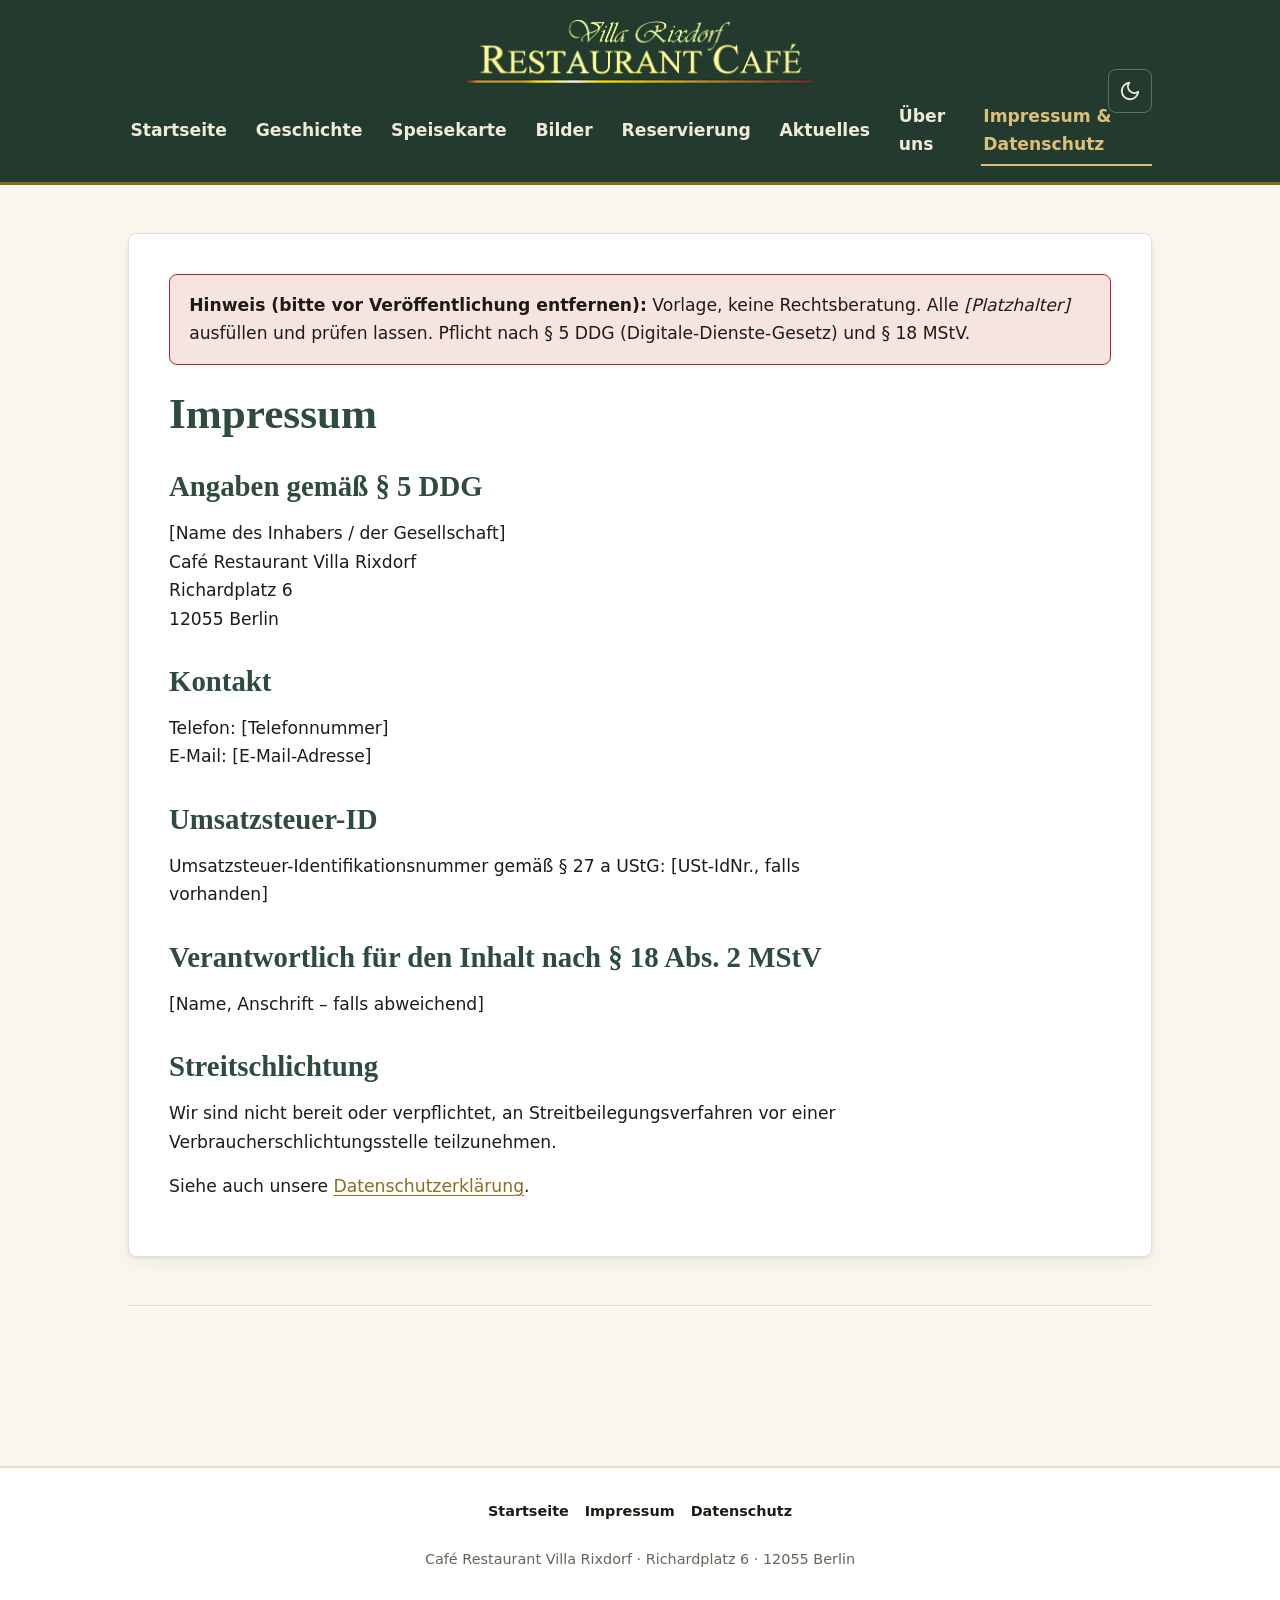
<file: impressum.html>
<!DOCTYPE html>
<html lang="de">
<head>
  <meta charset="utf-8">
  <meta name="viewport" content="width=device-width, initial-scale=1.0">
  <title>Impressum – Café Restaurant Villa Rixdorf</title>
  <meta name="description" content="Impressum des Café Restaurant Villa Rixdorf am Richardplatz 6 in Berlin.">
  <meta name="robots" content="noindex,follow">
  <meta name="referrer" content="strict-origin-when-cross-origin">
  <link rel="canonical" href="https://www.villa-rixdorf.com/impressum.html">
  <meta http-equiv="Content-Security-Policy"
        content="default-src 'self'; img-src 'self' data:; style-src 'self' 'unsafe-inline'; script-src 'self'; object-src 'none'; base-uri 'self'; form-action 'self'">
  <link rel="icon" href="logo.gif">
  <link rel="stylesheet" href="styles.css?v=2026-06-18">
  <script src="theme.js?v=2026-06-18"></script>
</head>
<body>
  <a class="skip-link" href="#main">Zum Inhalt springen</a>

  <header class="site-header">
    <div class="container site-header__inner">
      <a class="logo" href="index.html" aria-label="Startseite – Café Restaurant Villa Rixdorf">
        <img src="logo.gif" width="220" height="72" alt="Café Restaurant Villa Rixdorf">
      </a>
      <div class="site-header__controls">
        <button class="icon-btn theme-toggle" type="button" aria-pressed="false" aria-label="Zu dunklem Design wechseln">
          <svg class="icon icon-moon" viewBox="0 0 24 24" aria-hidden="true"><path d="M21 12.8A9 9 0 1 1 11.2 3 7 7 0 0 0 21 12.8z" stroke-linecap="round" stroke-linejoin="round"/></svg>
          <svg class="icon icon-sun" viewBox="0 0 24 24" aria-hidden="true"><circle cx="12" cy="12" r="4"/><path d="M12 2v2M12 20v2M2 12h2M20 12h2M5 5l1.5 1.5M17.5 17.5L19 19M19 5l-1.5 1.5M6.5 17.5L5 19" stroke-linecap="round"/></svg>
        </button>
        <button class="icon-btn nav-toggle" type="button" aria-expanded="false" aria-controls="primary-nav" aria-label="Menü öffnen">
          <span class="nav-toggle__bars"><span></span></span>
        </button>
      </div>
      <nav id="primary-nav" class="main-nav" aria-label="Hauptnavigation">
        <ul>
          <li><a href="index.html">Startseite</a></li>
          <li><a href="geschichte.html">Geschichte</a></li>
          <li><a href="karte.html">Speisekarte</a></li>
          <li><a href="galerie.html">Bilder</a></li>
          <li><a href="reservierung.html">Reservierung</a></li>
          <li><a href="aktuelles.html">Aktuelles</a></li>
          <li><a href="profil.html">Über uns</a></li>
          <li><a href="impressum.html" aria-current="page">Impressum &amp; Datenschutz</a></li>
        </ul>
      </nav>
    </div>
  </header>

  <main id="main" class="container">
    <article class="card prose">
      <div class="notice notice--err" role="note">
        <strong>Hinweis (bitte vor Veröffentlichung entfernen):</strong> Vorlage, keine
        Rechtsberatung. Alle <em>[Platzhalter]</em> ausfüllen und prüfen lassen. Pflicht
        nach § 5 DDG (Digitale-Dienste-Gesetz) und § 18 MStV.
      </div>

      <h1>Impressum</h1>

      <h2>Angaben gemäß § 5 DDG</h2>
      <p>
        [Name des Inhabers / der Gesellschaft]<br>
        Café Restaurant Villa Rixdorf<br>
        Richardplatz 6<br>
        12055 Berlin
      </p>

      <h2>Kontakt</h2>
      <p>
        Telefon: [Telefonnummer]<br>
        E-Mail: [E-Mail-Adresse]
      </p>

      <h2>Umsatzsteuer-ID</h2>
      <p>Umsatzsteuer-Identifikationsnummer gemäß § 27 a UStG: [USt-IdNr., falls vorhanden]</p>

      <h2>Verantwortlich für den Inhalt nach § 18 Abs. 2 MStV</h2>
      <p>[Name, Anschrift – falls abweichend]</p>

      <h2>Streitschlichtung</h2>
      <p>
        Wir sind nicht bereit oder verpflichtet, an Streitbeilegungsverfahren vor einer
        Verbraucherschlichtungsstelle teilzunehmen.
      </p>

      <p>Siehe auch unsere <a href="datenschutz.html">Datenschutzerklärung</a>.</p>
    </article>
    <hr class="divider">
  </main>

  <footer class="site-footer">
    <div class="container">
      <nav class="footer-nav" aria-label="Fußnavigation">
        <ul>
          <li><a href="index.html">Startseite</a></li>
          <li><a href="impressum.html" aria-current="page">Impressum</a></li>
          <li><a href="datenschutz.html">Datenschutz</a></li>
        </ul>
      </nav>
      <p class="footer-meta">Café Restaurant Villa Rixdorf · Richardplatz 6 · 12055 Berlin</p>
    </div>
  </footer>
</body>
</html>
</file>
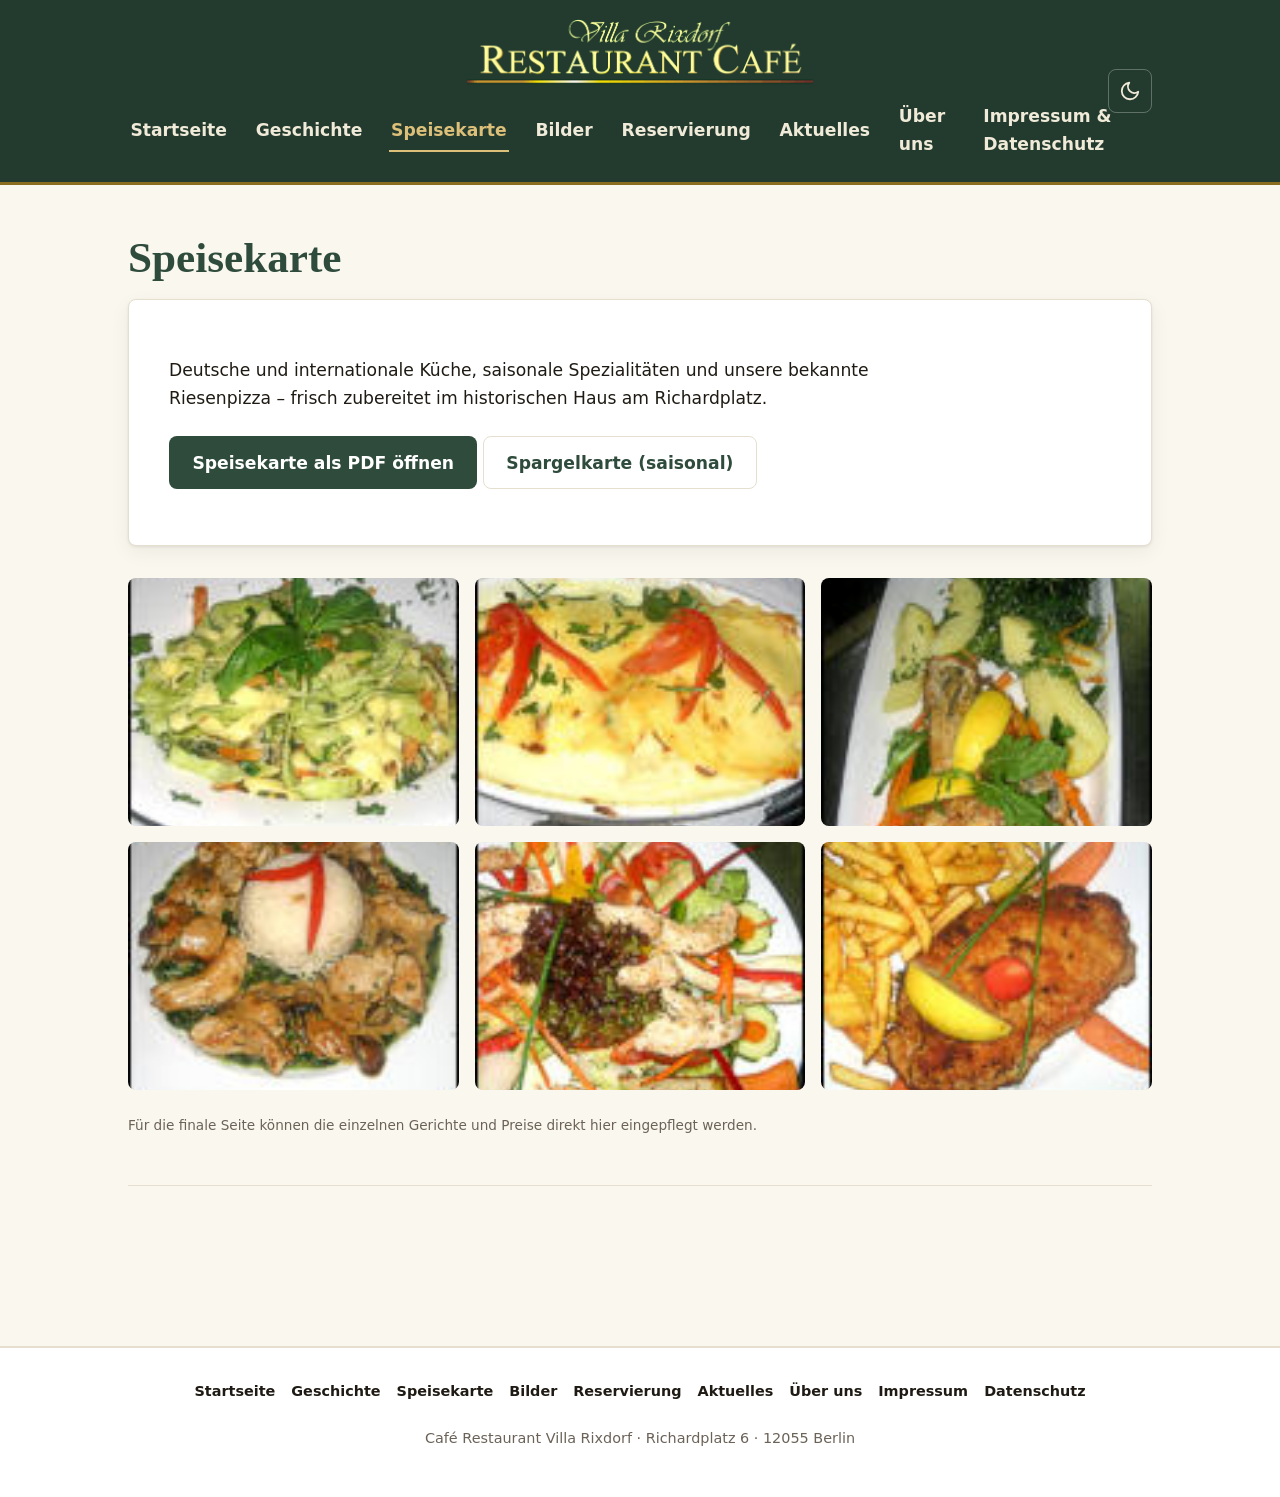
<file: karte.html>
<!DOCTYPE html>
<html lang="de">
<head>
  <meta charset="utf-8">
  <meta name="viewport" content="width=device-width, initial-scale=1.0">
  <title>Speisekarte – Café Restaurant Villa Rixdorf</title>
  <meta name="description" content="Speisekarte des Café Restaurant Villa Rixdorf – deutsche und internationale Küche, saisonale Spezialitäten und unsere bekannte Riesenpizza.">
  <meta name="robots" content="index,follow">
  <meta name="referrer" content="strict-origin-when-cross-origin">
  <meta http-equiv="Content-Security-Policy"
        content="default-src 'self'; img-src 'self' data:; style-src 'self' 'unsafe-inline'; script-src 'self'; object-src 'none'; base-uri 'self'; form-action 'self'">
  <link rel="icon" href="logo.gif">
  <link rel="stylesheet" href="styles.css?v=2026-06-18">
  <script src="theme.js?v=2026-06-18"></script>
</head>
<body>
  <a class="skip-link" href="#main">Zum Inhalt springen</a>

  <header class="site-header">
    <div class="container site-header__inner">
      <a class="logo" href="index.html" aria-label="Startseite – Café Restaurant Villa Rixdorf">
        <img src="logo.gif" width="220" height="72" alt="Café Restaurant Villa Rixdorf">
      </a>
      <div class="site-header__controls">
        <button class="icon-btn theme-toggle" type="button" aria-pressed="false" aria-label="Zu dunklem Design wechseln">
          <svg class="icon icon-moon" viewBox="0 0 24 24" aria-hidden="true"><path d="M21 12.8A9 9 0 1 1 11.2 3 7 7 0 0 0 21 12.8z" stroke-linecap="round" stroke-linejoin="round"/></svg>
          <svg class="icon icon-sun" viewBox="0 0 24 24" aria-hidden="true"><circle cx="12" cy="12" r="4"/><path d="M12 2v2M12 20v2M2 12h2M20 12h2M5 5l1.5 1.5M17.5 17.5L19 19M19 5l-1.5 1.5M6.5 17.5L5 19" stroke-linecap="round"/></svg>
        </button>
        <button class="icon-btn nav-toggle" type="button" aria-expanded="false" aria-controls="primary-nav" aria-label="Menü öffnen">
          <span class="nav-toggle__bars"><span></span></span>
        </button>
      </div>
      <nav id="primary-nav" class="main-nav" aria-label="Hauptnavigation">
        <ul>
          <li><a href="index.html">Startseite</a></li>
          <li><a href="geschichte.html">Geschichte</a></li>
          <li><a href="karte.html" aria-current="page">Speisekarte</a></li>
          <li><a href="galerie.html">Bilder</a></li>
          <li><a href="reservierung.html">Reservierung</a></li>
          <li><a href="aktuelles.html">Aktuelles</a></li>
          <li><a href="profil.html">Über uns</a></li>
          <li><a href="impressum.html">Impressum &amp; Datenschutz</a></li>
        </ul>
      </nav>
    </div>
  </header>

  <main id="main" class="container">
    <h1>Speisekarte</h1>
    <article class="card prose">
      <p>Deutsche und internationale Küche, saisonale Spezialitäten und unsere bekannte Riesenpizza – frisch zubereitet im historischen Haus am Richardplatz.</p>
      <p style="margin-top:var(--space-4)">
        <a class="btn btn--primary" href="speisekarte2026.pdf" target="_blank" rel="noopener">Speisekarte als PDF öffnen</a>
        <a class="btn btn--ghost" href="spargel2026.pdf" target="_blank" rel="noopener">Spargelkarte (saisonal)</a>
      </p>
    </article>

    <div class="grid" style="margin-top:var(--space-5)">
      <img src="essen01.jpg" loading="lazy" alt="Gericht aus der Küche des Villa Rixdorf">
      <img src="essen02.jpg" loading="lazy" alt="Frisch zubereitetes Gericht">
      <img src="essen03.jpg" loading="lazy" alt="Spezialität des Hauses">
      <img src="essen04.jpg" loading="lazy" alt="Teller mit saisonalem Gericht">
      <img src="essen11.jpg" loading="lazy" alt="Gericht im Villa Rixdorf">
      <img src="essen12.jpg" loading="lazy" alt="Hausgemachte Speise">
    </div>

    <p class="field--hint" style="margin-top:var(--space-4)">Für die finale Seite können die einzelnen Gerichte und Preise direkt hier eingepflegt werden.</p>
    <hr class="divider">
  </main>

  <footer class="site-footer">
    <div class="container">
      <nav class="footer-nav" aria-label="Fußnavigation">
        <ul>
          <li><a href="index.html">Startseite</a></li>
          <li><a href="geschichte.html">Geschichte</a></li>
          <li><a href="karte.html" aria-current="page">Speisekarte</a></li>
          <li><a href="galerie.html">Bilder</a></li>
          <li><a href="reservierung.html">Reservierung</a></li>
          <li><a href="aktuelles.html">Aktuelles</a></li>
          <li><a href="profil.html">Über uns</a></li>
          <li><a href="impressum.html">Impressum</a></li>
          <li><a href="datenschutz.html">Datenschutz</a></li>
        </ul>
      </nav>
      <p class="footer-meta">Café Restaurant Villa Rixdorf · Richardplatz 6 · 12055 Berlin</p>
    </div>
  </footer>
</body>
</html>
</file>
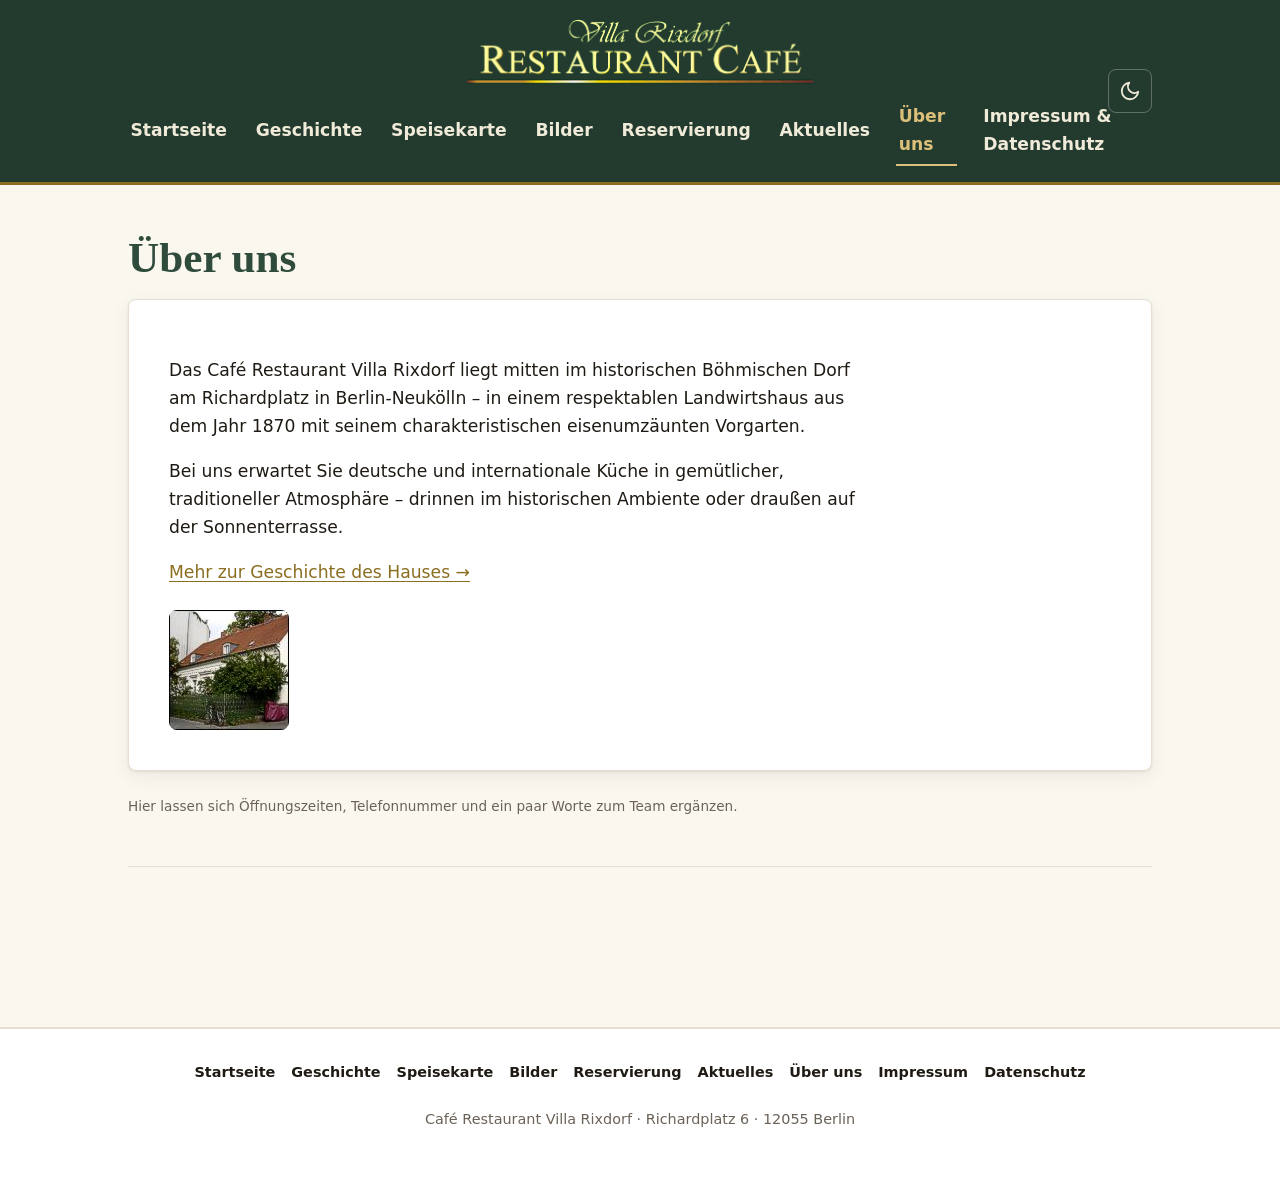
<file: profil.html>
<!DOCTYPE html>
<html lang="de">
<head>
  <meta charset="utf-8">
  <meta name="viewport" content="width=device-width, initial-scale=1.0">
  <title>Über uns – Café Restaurant Villa Rixdorf</title>
  <meta name="description" content="Über das Café Restaurant Villa Rixdorf am Richardplatz in Berlin-Neukölln – Tradition, Gastfreundschaft und ein historisches Haus von 1870.">
  <meta name="robots" content="index,follow">
  <meta name="referrer" content="strict-origin-when-cross-origin">
  <meta http-equiv="Content-Security-Policy"
        content="default-src 'self'; img-src 'self' data:; style-src 'self' 'unsafe-inline'; script-src 'self'; object-src 'none'; base-uri 'self'; form-action 'self'">
  <link rel="icon" href="logo.gif">
  <link rel="stylesheet" href="styles.css?v=2026-06-18">
  <script src="theme.js?v=2026-06-18"></script>
</head>
<body>
  <a class="skip-link" href="#main">Zum Inhalt springen</a>

  <header class="site-header">
    <div class="container site-header__inner">
      <a class="logo" href="index.html" aria-label="Startseite – Café Restaurant Villa Rixdorf">
        <img src="logo.gif" width="220" height="72" alt="Café Restaurant Villa Rixdorf">
      </a>
      <div class="site-header__controls">
        <button class="icon-btn theme-toggle" type="button" aria-pressed="false" aria-label="Zu dunklem Design wechseln">
          <svg class="icon icon-moon" viewBox="0 0 24 24" aria-hidden="true"><path d="M21 12.8A9 9 0 1 1 11.2 3 7 7 0 0 0 21 12.8z" stroke-linecap="round" stroke-linejoin="round"/></svg>
          <svg class="icon icon-sun" viewBox="0 0 24 24" aria-hidden="true"><circle cx="12" cy="12" r="4"/><path d="M12 2v2M12 20v2M2 12h2M20 12h2M5 5l1.5 1.5M17.5 17.5L19 19M19 5l-1.5 1.5M6.5 17.5L5 19" stroke-linecap="round"/></svg>
        </button>
        <button class="icon-btn nav-toggle" type="button" aria-expanded="false" aria-controls="primary-nav" aria-label="Menü öffnen">
          <span class="nav-toggle__bars"><span></span></span>
        </button>
      </div>
      <nav id="primary-nav" class="main-nav" aria-label="Hauptnavigation">
        <ul>
          <li><a href="index.html">Startseite</a></li>
          <li><a href="geschichte.html">Geschichte</a></li>
          <li><a href="karte.html">Speisekarte</a></li>
          <li><a href="galerie.html">Bilder</a></li>
          <li><a href="reservierung.html">Reservierung</a></li>
          <li><a href="aktuelles.html">Aktuelles</a></li>
          <li><a href="profil.html" aria-current="page">Über uns</a></li>
          <li><a href="impressum.html">Impressum &amp; Datenschutz</a></li>
        </ul>
      </nav>
    </div>
  </header>

  <main id="main" class="container">
    <h1>Über uns</h1>

    <article class="card prose">
      <p>Das Café Restaurant Villa Rixdorf liegt mitten im historischen Böhmischen Dorf am Richardplatz in Berlin-Neukölln – in einem respektablen Landwirtshaus aus dem Jahr 1870 mit seinem charakteristischen eisenumzäunten Vorgarten.</p>
      <p>Bei uns erwartet Sie deutsche und internationale Küche in gemütlicher, traditioneller Atmosphäre – drinnen im historischen Ambiente oder draußen auf der Sonnenterrasse.</p>
      <p><a href="geschichte.html">Mehr zur Geschichte des Hauses →</a></p>
      <img src="villa05.jpg" loading="lazy" alt="Café Restaurant Villa Rixdorf"
           style="margin-top:var(--space-4);border-radius:var(--radius)">
    </article>

    <p class="field--hint" style="margin-top:var(--space-4)">Hier lassen sich Öffnungszeiten, Telefonnummer und ein paar Worte zum Team ergänzen.</p>
    <hr class="divider">
  </main>

  <footer class="site-footer">
    <div class="container">
      <nav class="footer-nav" aria-label="Fußnavigation">
        <ul>
          <li><a href="index.html">Startseite</a></li>
          <li><a href="geschichte.html">Geschichte</a></li>
          <li><a href="karte.html">Speisekarte</a></li>
          <li><a href="galerie.html">Bilder</a></li>
          <li><a href="reservierung.html">Reservierung</a></li>
          <li><a href="aktuelles.html">Aktuelles</a></li>
          <li><a href="profil.html" aria-current="page">Über uns</a></li>
          <li><a href="impressum.html">Impressum</a></li>
          <li><a href="datenschutz.html">Datenschutz</a></li>
        </ul>
      </nav>
      <p class="footer-meta">Café Restaurant Villa Rixdorf · Richardplatz 6 · 12055 Berlin</p>
    </div>
  </footer>
</body>
</html>
</file>
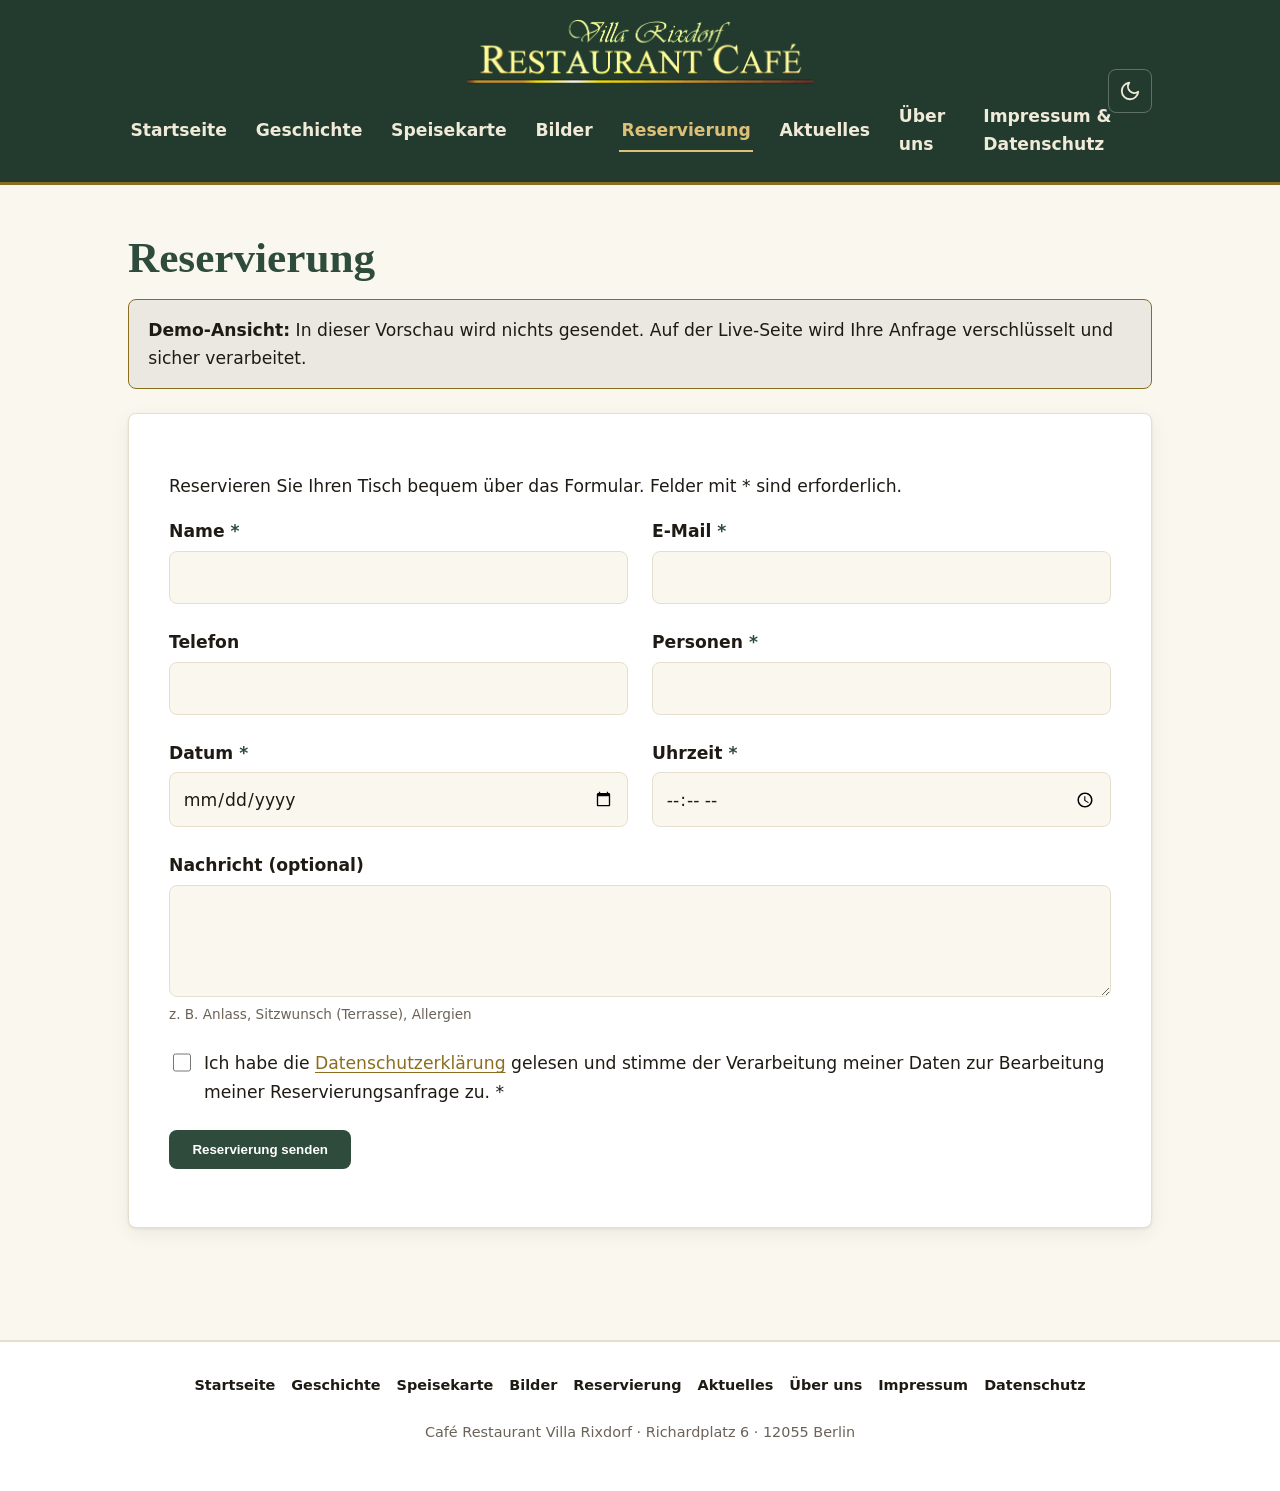
<file: reservierung.html>
<!DOCTYPE html>
<!-- =============================================================================
     STATISCHE DEMO-VERSION des Reservierungsformulars (für GitHub Pages).
     Sendet NICHT. Auf echtem Hosting die sichere "reservierung.php" verwenden
     und die Reservierungs-Links im Menü von .html auf .php umstellen.
     ============================================================================ -->
<html lang="de">
<head>
  <meta charset="utf-8">
  <meta name="viewport" content="width=device-width, initial-scale=1.0">
  <title>Reservierung – Café Restaurant Villa Rixdorf</title>
  <meta name="description" content="Reservieren Sie Ihren Tisch im Café Restaurant Villa Rixdorf am Richardplatz 6 in Berlin-Neukölln.">
  <meta name="robots" content="index,follow">
  <meta name="referrer" content="strict-origin-when-cross-origin">
  <meta http-equiv="Content-Security-Policy"
        content="default-src 'self'; img-src 'self' data:; style-src 'self' 'unsafe-inline'; script-src 'self'; object-src 'none'; base-uri 'self'; form-action 'self'">
  <link rel="icon" href="logo.gif">
  <link rel="stylesheet" href="styles.css?v=2026-06-18">
  <script src="theme.js?v=2026-06-18"></script>
</head>
<body>
  <a class="skip-link" href="#main">Zum Inhalt springen</a>

  <header class="site-header">
    <div class="container site-header__inner">
      <a class="logo" href="index.html" aria-label="Startseite – Café Restaurant Villa Rixdorf">
        <img src="logo.gif" width="220" height="72" alt="Café Restaurant Villa Rixdorf">
      </a>
      <div class="site-header__controls">
        <button class="icon-btn theme-toggle" type="button" aria-pressed="false" aria-label="Zu dunklem Design wechseln">
          <svg class="icon icon-moon" viewBox="0 0 24 24" aria-hidden="true"><path d="M21 12.8A9 9 0 1 1 11.2 3 7 7 0 0 0 21 12.8z" stroke-linecap="round" stroke-linejoin="round"/></svg>
          <svg class="icon icon-sun" viewBox="0 0 24 24" aria-hidden="true"><circle cx="12" cy="12" r="4"/><path d="M12 2v2M12 20v2M2 12h2M20 12h2M5 5l1.5 1.5M17.5 17.5L19 19M19 5l-1.5 1.5M6.5 17.5L5 19" stroke-linecap="round"/></svg>
        </button>
        <button class="icon-btn nav-toggle" type="button" aria-expanded="false" aria-controls="primary-nav" aria-label="Menü öffnen">
          <span class="nav-toggle__bars"><span></span></span>
        </button>
      </div>
      <nav id="primary-nav" class="main-nav" aria-label="Hauptnavigation">
        <ul>
          <li><a href="index.html">Startseite</a></li>
          <li><a href="geschichte.html">Geschichte</a></li>
          <li><a href="karte.html">Speisekarte</a></li>
          <li><a href="galerie.html">Bilder</a></li>
          <li><a href="reservierung.html" aria-current="page">Reservierung</a></li>
          <li><a href="aktuelles.html">Aktuelles</a></li>
          <li><a href="profil.html">Über uns</a></li>
          <li><a href="impressum.html">Impressum &amp; Datenschutz</a></li>
        </ul>
      </nav>
    </div>
  </header>

  <main id="main" class="container">
    <h1>Reservierung</h1>

    <div class="notice notice--ok" role="note" style="border-color:var(--color-accent);background:rgba(127,127,127,.12)">
      <strong>Demo-Ansicht:</strong> In dieser Vorschau wird nichts gesendet. Auf der
      Live-Seite wird Ihre Anfrage verschlüsselt und sicher verarbeitet.
    </div>

    <div class="card">
      <p class="prose">Reservieren Sie Ihren Tisch bequem über das Formular. Felder mit <span class="req">*</span> sind erforderlich.</p>

      <form>
        <div class="form-grid form-grid--2">
          <div class="field">
            <label for="name">Name <span class="req">*</span></label>
            <input type="text" id="name" name="name" maxlength="80" autocomplete="name">
          </div>
          <div class="field">
            <label for="email">E-Mail <span class="req">*</span></label>
            <input type="email" id="email" name="email" maxlength="120" autocomplete="email">
          </div>
          <div class="field">
            <label for="phone">Telefon</label>
            <input type="tel" id="phone" name="phone" maxlength="30" autocomplete="tel">
          </div>
          <div class="field">
            <label for="guests">Personen <span class="req">*</span></label>
            <input type="number" id="guests" name="guests" min="1" max="50">
          </div>
          <div class="field">
            <label for="date">Datum <span class="req">*</span></label>
            <input type="date" id="date" name="date">
          </div>
          <div class="field">
            <label for="time">Uhrzeit <span class="req">*</span></label>
            <input type="time" id="time" name="time">
          </div>
        </div>

        <div class="field" style="margin-top:var(--space-4)">
          <label for="message">Nachricht (optional)</label>
          <textarea id="message" name="message" maxlength="1000"></textarea>
          <span class="field--hint">z. B. Anlass, Sitzwunsch (Terrasse), Allergien</span>
        </div>

        <div class="consent" style="margin-top:var(--space-4)">
          <input type="checkbox" id="consent" name="consent" value="1">
          <label for="consent">
            Ich habe die <a href="datenschutz.html">Datenschutzerklärung</a> gelesen und stimme der
            Verarbeitung meiner Daten zur Bearbeitung meiner Reservierungsanfrage zu. <span class="req">*</span>
          </label>
        </div>

        <p style="margin-top:var(--space-4)">
          <!-- type="button": in der Demo wird nichts gesendet -->
          <button class="btn btn--primary" type="button">Reservierung senden</button>
        </p>
      </form>
    </div>
  </main>

  <footer class="site-footer">
    <div class="container">
      <nav class="footer-nav" aria-label="Fußnavigation">
        <ul>
          <li><a href="index.html">Startseite</a></li>
          <li><a href="geschichte.html">Geschichte</a></li>
          <li><a href="karte.html">Speisekarte</a></li>
          <li><a href="galerie.html">Bilder</a></li>
          <li><a href="reservierung.html" aria-current="page">Reservierung</a></li>
          <li><a href="aktuelles.html">Aktuelles</a></li>
          <li><a href="profil.html">Über uns</a></li>
          <li><a href="impressum.html">Impressum</a></li>
          <li><a href="datenschutz.html">Datenschutz</a></li>
        </ul>
      </nav>
      <p class="footer-meta">Café Restaurant Villa Rixdorf · Richardplatz 6 · 12055 Berlin</p>
    </div>
  </footer>
</body>
</html>
</file>
<file: styles.css>
/* =============================================================================
   Café Restaurant Villa Rixdorf — Design System (shared by every page)
   -----------------------------------------------------------------------------
   • LIGHT mode  = your existing warm, classic palette (kept the same)
   • DARK  mode  = the SAME hues, rebuilt on dark warm surfaces
   • Mobile-first and responsive (phone → desktop)
   • Accessible: visible keyboard focus, reduced-motion support, AA contrast
   -----------------------------------------------------------------------------
   TO MATCH YOUR BRAND EXACTLY: replace the six --color-* values under "LIGHT".
   ========================================================================== */

/* ---------- Design tokens ---------- */
:root {
  color-scheme: light dark;

  /* BRAND palette — Gold + Grün (Logo & Gebäude). Light Mode. */
  --color-bg:      #faf7ef;   /* warmes Creme                         */
  --color-surface: #ffffff;   /* Karten / Flächen                     */
  --color-text:    #1f1b14;   /* Text (warmes Fast-Schwarz)           */
  --color-heading: #2e4b3c;   /* Überschriften (Tannengrün)           */
  --color-accent:  #8a6d1f;   /* Links (tiefes Antikgold, AA auf Creme)*/
  --color-line:    #e6dfcf;   /* Linien & Ränder                      */
  --color-muted:   #6b6258;   /* Sekundärtext                         */
  --header-bg:     #233a2e;   /* dunkelgrünes Kopfband → Gold-Logo pop't*/
  --header-text:   #f0ead8;   /* helle Schrift im Kopf                */
  --header-hover:  #dcc079;   /* helles Gold für Hover im Kopf        */

  /* spacing scale */
  --space-1: .25rem;  --space-2: .5rem;  --space-3: 1rem;
  --space-4: 1.5rem;  --space-5: 2rem;   --space-6: 3rem;  --space-7: 4rem;

  --maxw: 64rem;
  --radius: 8px;
  --shadow: 0 1px 3px rgba(0,0,0,.08), 0 6px 20px rgba(0,0,0,.06);
  --transition: 200ms ease;

  /* NO external fonts (DSGVO-safe, fast). Self-host a face later if desired. */
  --font-display: "Iowan Old Style","Palatino Linotype",Palatino,Georgia,"Times New Roman",serif;
  --font-body: system-ui,-apple-system,"Segoe UI",Roboto,Helvetica,Arial,sans-serif;
}

/* DARK palette — auto when the OS is dark AND the user hasn't forced light */
@media (prefers-color-scheme: dark) {
  :root:not([data-theme="light"]) {
    --color-bg:      #14130f;
    --color-surface: #201e17;
    --color-text:    #ece6d8;
    --color-heading: #84b394;   /* helles Grün auf Dunkel */
    --color-accent:  #cba24b;   /* Gold auf Dunkel        */
    --color-line:    #353026;
    --color-muted:   #b3a797;
    --header-bg:     #1b2c22;
    --header-text:   #f0ead8;
    --header-hover:  #dcc079;
    --shadow: 0 1px 3px rgba(0,0,0,.5), 0 6px 20px rgba(0,0,0,.35);
  }
}
/* DARK palette — when the user explicitly chooses dark via the toggle */
:root[data-theme="dark"] {
  --color-bg:      #14130f;
  --color-surface: #201e17;
  --color-text:    #ece6d8;
  --color-heading: #84b394;
  --color-accent:  #cba24b;
  --color-line:    #353026;
  --color-muted:   #b3a797;
  --header-bg:     #1b2c22;
  --header-text:   #f0ead8;
  --header-hover:  #dcc079;
  --shadow: 0 1px 3px rgba(0,0,0,.5), 0 6px 20px rgba(0,0,0,.35);
}

/* ---------- Reset / base ---------- */
*, *::before, *::after { box-sizing: border-box; }
html { -webkit-text-size-adjust: 100%; scroll-behavior: smooth; }

body {
  margin: 0;
  background: var(--color-bg);
  color: var(--color-text);
  font-family: var(--font-body);
  font-size: clamp(1rem, .96rem + .2vw, 1.075rem);
  line-height: 1.65;
  transition: background-color var(--transition), color var(--transition);
}

img { max-width: 100%; height: auto; display: block; }
::selection { background: var(--color-accent); color: #fff; }

a { color: var(--color-accent); text-underline-offset: .15em; }
a:hover, a:focus { color: var(--color-heading); }

:focus-visible { outline: 3px solid var(--color-accent); outline-offset: 2px; border-radius: 3px; }

h1, h2, h3 {
  font-family: var(--font-display);
  color: var(--color-heading);
  line-height: 1.15;
  font-weight: 700;
  scroll-margin-top: 6rem;
}
h1 { font-size: clamp(1.85rem, 1.3rem + 2.4vw, 2.7rem); margin: 0 0 var(--space-3); }
h2 { font-size: clamp(1.35rem, 1.05rem + 1.3vw, 1.8rem); margin: var(--space-5) 0 var(--space-3); }
h3 { font-size: clamp(1.1rem, 1rem + .6vw, 1.3rem); }

.container { width: min(100% - 2rem, var(--maxw)); margin-inline: auto; }
.visually-hidden {
  position: absolute !important; width: 1px; height: 1px; padding: 0; margin: -1px;
  overflow: hidden; clip: rect(0 0 0 0); white-space: nowrap; border: 0;
}

/* Skip link */
.skip-link {
  position: absolute; left: -9999px; top: 0; z-index: 100;
  background: var(--color-heading); color: #fff; padding: .6rem 1rem; border-radius: 0 0 var(--radius) 0;
}
.skip-link:focus { left: 0; }

/* ---------- Header ---------- */
.site-header {
  background: var(--header-bg);
  color: var(--header-text);
  border-bottom: 3px solid var(--color-accent);
  position: sticky; top: 0; z-index: 50;
  transition: background-color var(--transition), border-color var(--transition);
}
.site-header__inner {
  position: relative;
  display: flex; flex-direction: column; align-items: center;
  gap: var(--space-2); padding-block: var(--space-3);
}
.logo { margin: 0; display: inline-flex; transition: transform var(--transition); }
.logo:hover { transform: scale(1.04); }
.logo img { max-height: 72px; width: auto; }
.site-header__controls { display: flex; align-items: center; gap: var(--space-2); }

/* Theme toggle + hamburger buttons */
.icon-btn {
  display: inline-flex; align-items: center; justify-content: center;
  width: 44px; height: 44px; padding: 0;
  background: transparent; color: var(--header-text);
  border: 1px solid rgba(255,255,255,.28); border-radius: var(--radius);
  cursor: pointer; transition: background-color var(--transition), border-color var(--transition);
}
.icon-btn:hover { background: rgba(255,255,255,.12); }
.icon-btn svg { width: 22px; height: 22px; fill: none; stroke: currentColor; stroke-width: 2; }

/* show the correct theme icon (JS sets data-theme on the button) */
.theme-toggle .icon-sun { display: none; }
.theme-toggle[data-theme="dark"] .icon-moon { display: none; }
.theme-toggle[data-theme="dark"] .icon-sun  { display: inline; }

/* hamburger bars */
.nav-toggle__bars { position: relative; width: 22px; height: 16px; }
.nav-toggle__bars span,
.nav-toggle__bars::before,
.nav-toggle__bars::after {
  content: ""; position: absolute; left: 0; width: 100%; height: 2px;
  background: currentColor; border-radius: 2px; transition: transform var(--transition), opacity var(--transition);
}
.nav-toggle__bars::before { top: 0; }
.nav-toggle__bars span    { top: 7px; }
.nav-toggle__bars::after  { bottom: 0; }
.nav-toggle[aria-expanded="true"] .nav-toggle__bars::before { transform: translateY(7px) rotate(45deg); }
.nav-toggle[aria-expanded="true"] .nav-toggle__bars span    { opacity: 0; }
.nav-toggle[aria-expanded="true"] .nav-toggle__bars::after  { transform: translateY(-7px) rotate(-45deg); }

/* ---------- Navigation (mobile-first: collapsed) ---------- */
.main-nav { display: none; width: 100%; }
.main-nav.is-open { display: block; }
.main-nav ul {
  list-style: none; margin: 0; padding: var(--space-2) 0 0;
  display: flex; flex-direction: column; gap: var(--space-1);
}
.main-nav a {
  display: block; padding: .65rem .25rem; text-decoration: none;
  font-weight: 600; color: var(--header-text);
  border-bottom: 1px solid rgba(255,255,255,.14);
}
.main-nav a:hover, .main-nav a:focus { color: var(--header-hover); }
.main-nav a[aria-current="page"] { color: var(--header-hover); }

/* ---------- Buttons ---------- */
.btn {
  display: inline-block; padding: .7rem 1.4rem; border-radius: var(--radius);
  font-weight: 600; text-decoration: none; cursor: pointer;
  border: 1px solid transparent; transition: background-color var(--transition), transform var(--transition);
}
.btn--primary { background: var(--color-heading); color: #fff; }
.btn--primary:hover, .btn--primary:focus { background: #5f2424; background: color-mix(in srgb, var(--color-heading) 85%, #000); color: #fff; }
.btn--ghost { background: transparent; color: var(--color-heading); border-color: var(--color-line); }
.btn--ghost:hover, .btn--ghost:focus { background: rgba(127,127,127,.15); background: color-mix(in srgb, var(--color-accent) 12%, transparent); }
.btn:hover, .btn:focus { transform: translateY(-2px); }

/* ---------- Layout helpers ---------- */
main { padding-block: clamp(1.5rem, 4vw, 3rem); min-height: 60vh; }
.section { margin-block: var(--space-6); }

.card {
  background: var(--color-surface);
  border: 1px solid var(--color-line);
  border-radius: var(--radius);
  display: flow-root;
  padding: clamp(1.25rem, 4vw, 2.5rem);
  box-shadow: var(--shadow);
  transition: transform var(--transition), box-shadow var(--transition), background-color var(--transition), border-color var(--transition);
}
.grid .card:hover { transform: translateY(-4px); box-shadow: 0 8px 30px rgba(0,0,0,.14); }
.prose p { margin-block: 1rem; max-width: 64ch; }

/* Responsive image grids */
.grid {
  display: grid; gap: var(--space-3);
  grid-template-columns: repeat(auto-fit, minmax(min(100%, 16rem), 1fr));
}
.grid--tight { gap: var(--space-2); grid-template-columns: repeat(auto-fit, minmax(min(100%, 9.5rem), 1fr)); }
.grid img { width: 100%; aspect-ratio: 4 / 3; object-fit: cover; border-radius: var(--radius); position: relative; z-index: 1; transition: transform var(--transition), box-shadow var(--transition); }
.grid img:hover { transform: scale(1.05); box-shadow: 0 8px 30px rgba(0,0,0,.18); z-index: 2; }

/* Hero */
.hero { position: relative; margin-bottom: var(--space-5); }
.hero img { width: 100%; max-height: 60vh; object-fit: cover; border-radius: var(--radius); transition: transform var(--transition); }
.hero img:hover { transform: scale(1.02); }
.hero__title { margin-top: var(--space-4); text-align: center; }
.hero__title p { color: var(--color-muted); max-width: 56ch; margin-inline: auto; }

/* Statue/Wappen als Pfeiler rechts neben dem Text (nur Geschichte) */
.crest-pillar {
  float: right;
  max-height: 340px; width: auto;
  margin: .25rem 0 var(--space-3) var(--space-4);
  transition: transform var(--transition);
}
.crest-pillar:hover { transform: scale(1.04); }
@media (max-width: 47.99em) {
  .crest-pillar { float: none; display: block; margin: var(--space-4) auto 0; max-height: 240px; }
}

/* ---------- Zeitstrahl (Geschichte) ---------- */
.timeline { list-style: none; margin: var(--space-5) 0 0; padding: 0; position: relative; }
.timeline::before {
  content: ""; position: absolute; left: 15px; top: 8px; bottom: 8px;
  width: 2px; background: var(--color-line);
}
.timeline > li { position: relative; padding: 0 0 var(--space-6) 3rem; }
.timeline > li:last-child { padding-bottom: 0; }
.timeline > li::before {
  content: ""; position: absolute; left: 8px; top: 5px;
  width: 16px; height: 16px; border-radius: 50%;
  background: var(--color-accent);
  border: 3px solid var(--color-bg);
  box-shadow: 0 0 0 2px var(--color-accent);
}
.timeline > li.is-now::before { background: var(--color-heading); box-shadow: 0 0 0 2px var(--color-heading); }
.timeline .year {
  display: inline-block; font-family: var(--font-display);
  color: var(--color-heading); font-size: 1.25rem; font-weight: 700; line-height: 1.2;
}
.timeline h3 { margin: .1rem 0 .4rem; }
.timeline p { margin: 0 0 .5rem; max-width: 60ch; }
.timeline img {
  margin-top: var(--space-3); border-radius: var(--radius);
  max-height: 240px; width: auto; max-width: 100%; display: block;
  transition: transform var(--transition);
}
.timeline img:hover { transform: scale(1.03); }

/* Decorative divider (replaces linie.gif) */
.divider { border: 0; height: 1px; background: var(--color-line); margin-block: var(--space-6); }
.invitation {
  text-align: center; font-family: var(--font-display);
  color: var(--color-heading); font-size: clamp(1.2rem, 1rem + 1vw, 1.5rem);
  margin-block: var(--space-6) 0;
}

/* ---------- Forms (reservation, etc.) ---------- */
.form-grid { display: grid; gap: var(--space-4); grid-template-columns: 1fr; }
.field { display: flex; flex-direction: column; gap: .35rem; }
.field label { font-weight: 600; }
.field .req { color: var(--color-heading); }
.field input, .field select, .field textarea {
  font: inherit; color: var(--color-text);
  background: var(--color-bg);
  border: 1px solid var(--color-line); border-radius: var(--radius);
  padding: .7rem .8rem; width: 100%;
  transition: border-color var(--transition), box-shadow var(--transition);
}
.field input:focus, .field select:focus, .field textarea:focus {
  border-color: var(--color-accent);
  box-shadow: 0 0 0 3px rgba(127,127,127,.4);
  box-shadow: 0 0 0 3px color-mix(in srgb, var(--color-accent) 25%, transparent);
  outline: none;
}
.field textarea { min-height: 7rem; resize: vertical; }
.field--hint { font-size: .85rem; color: var(--color-muted); }
.consent { display: flex; gap: .6rem; align-items: flex-start; }
.consent input { width: 1.15rem; height: 1.15rem; margin-top: .25rem; flex: none; }

/* honeypot — must stay invisible to humans, visible to dumb bots */
.hp-field { position: absolute; left: -9999px; width: 1px; height: 1px; overflow: hidden; }

.notice { border-radius: var(--radius); padding: 1rem 1.2rem; margin-bottom: var(--space-4); border: 1px solid; }
.notice--ok   { background: rgba(46,125,50,.12); border-color: #2e7d32; }
.notice--err  { background: rgba(179,38,30,.12); border-color: #b3261e; }

/* ---------- Footer ---------- */
.site-footer {
  border-top: 2px solid var(--color-line);
  margin-top: var(--space-7); padding-block: var(--space-5);
  font-size: .9rem; background: var(--color-surface);
  transition: background-color var(--transition), border-color var(--transition);
}
.footer-nav ul {
  list-style: none; margin: 0 0 var(--space-4); padding: 0;
  display: flex; flex-wrap: wrap; gap: .35rem var(--space-3); justify-content: center;
}
.footer-nav a { text-decoration: none; font-weight: 600; color: var(--color-text); }
.footer-nav a:hover, .footer-nav a:focus { color: var(--color-accent); text-decoration: underline; }
.footer-meta { text-align: center; color: var(--color-muted); }
.footer-meta img { display: inline-block; vertical-align: middle; max-height: 36px; width: auto; }

/* =============================================================================
   DESKTOP (≥ 48em / 768px)
   ========================================================================== */
@media (min-width: 48em) {
  .nav-toggle { display: none; }
  .logo { margin: 0; }
  .main-nav, .main-nav.is-open { display: block; width: auto; }
  .site-header__controls { position: absolute; top: 50%; right: 0; transform: translateY(-50%); }
  .main-nav ul { flex-direction: row; justify-content: center; align-items: center; gap: .25rem var(--space-4); padding-top: 0; }
  .main-nav a { border-bottom: 2px solid transparent; padding: .35rem .15rem; }
  .main-nav a:hover, .main-nav a:focus { border-bottom-color: var(--header-hover); }
  .main-nav a[aria-current="page"] { border-bottom-color: var(--header-hover); }
  .form-grid--2 { grid-template-columns: 1fr 1fr; }
}

/* =============================================================================
   MOTION + PRINT
   ========================================================================== */
@media (prefers-reduced-motion: reduce) {
  html { scroll-behavior: auto; }
  *, *::before, *::after { animation: none !important; transition: none !important; }
}
@media print {
  .site-header, .site-footer, .nav-toggle, .theme-toggle, .skip-link { display: none !important; }
  body { background: #fff; color: #000; }
  .card { box-shadow: none; border-color: #ccc; }
  a { color: #000; text-decoration: underline; }
}
</file>
